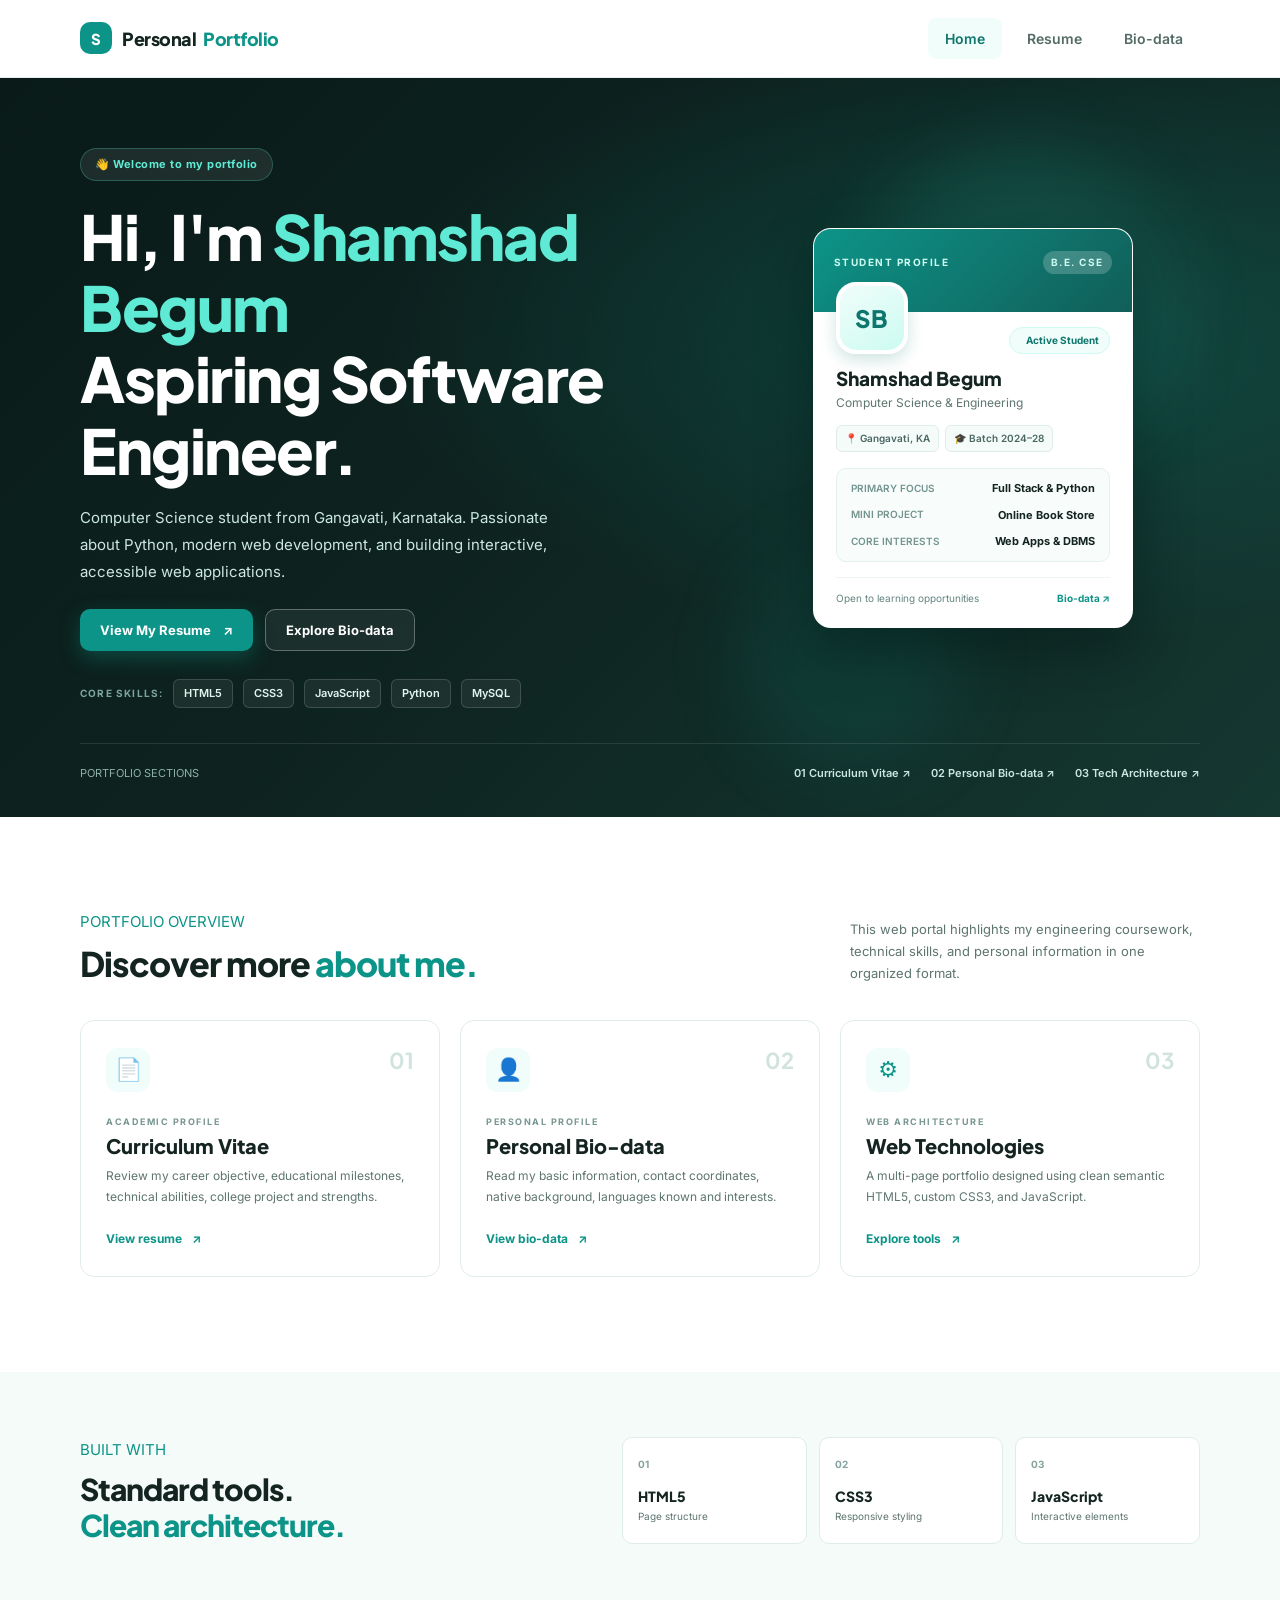
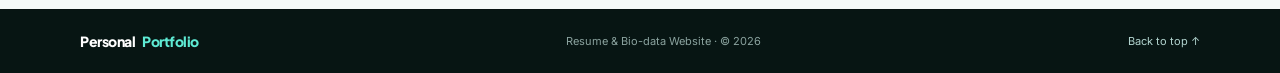
<file: index.html>
<!DOCTYPE html>
<html lang="en">
<head>
  <meta charset="UTF-8">
  <meta name="viewport" content="width=device-width, initial-scale=1.0">
  <meta name="description" content="Personal portfolio, resume and bio-data website of Shamshad Begum">
  <title>Shamshad Begum | Portfolio</title>
  <link rel="stylesheet" href="./style.css">
  <style>
@import url('https://fonts.googleapis.com/css2?family=Inter:wght@400;500;600;700&family=Plus+Jakarta+Sans:wght@500;600;700;800&display=swap');
:root{--ink:#142421;--muted:#5e7570;--blue:#0d9488;--blue-dark:#0f766e;--pale:#f0fdfa;--line:#e0ede9;--white:#fff;--mint:#5eead4}
*{box-sizing:border-box}
html{scroll-behavior:smooth}
body{margin:0;color:var(--ink);font-family:'Inter',system-ui,sans-serif;font-size:15px;line-height:1.7;background:#fff}
a{color:inherit;text-decoration:none}
.container{width:min(1120px,90%);margin:0 auto}
.header{height:78px;background:#fff;border-bottom:1px solid #e7f0ee;display:flex;align-items:center;position:sticky;top:0;z-index:20}
.nav-container{display:flex;align-items:center;justify-content:space-between}
.brand{font:800 18px 'Plus Jakarta Sans',sans-serif;letter-spacing:-.5px;display:flex;align-items:center;gap:7px}
.brand-mark{width:32px;height:32px;border-radius:10px;background:var(--blue);color:white;display:grid;place-items:center;font-size:15px;margin-right:3px}
.brand-accent{color:var(--blue)}
.nav-links{display:flex;align-items:center;gap:8px}
.nav-links a{padding:9px 17px;border-radius:8px;color:#536b66;font-weight:600;font-size:14px;transition:.2s}
.nav-links a:hover,.nav-links a.current{background:#f0fdfa;color:var(--blue-dark)}
.nav-toggle{display:none;border:0;background:none;font-size:25px;color:var(--ink);cursor:pointer}

/* Hero Section */
.hero{position:relative;overflow:hidden;background:#091a18;color:#fff;min-height:600px;padding:70px 0 35px}
.hero:before{content:"";position:absolute;inset:0;background:radial-gradient(ellipse at 80% 35%,rgba(13,148,136,.28),transparent 45%),linear-gradient(135deg,#091a18 0%,#0e2420 50%,#153831 100%)}
.hero-glow{position:absolute;border-radius:50%;filter:blur(35px);pointer-events:none}
.glow-one{width:320px;height:320px;background:rgba(45,212,191,.12);right:8%;top:70px}
.glow-two{width:220px;height:220px;background:rgba(13,148,136,.14);right:25%;bottom:50px}
.hero-layout{position:relative;z-index:1;display:grid;grid-template-columns:1.15fr .85fr;align-items:center;gap:50px;min-height:460px}
.hero-greeting{display:inline-flex;align-items:center;gap:8px;padding:6px 14px;background:rgba(255,255,255,.08);border:1px solid rgba(94,234,212,.25);border-radius:20px;color:#5eead4;font-size:11px;font-weight:700;letter-spacing:.5px;margin-bottom:20px}
.hero h1{font:800 clamp(40px,5.2vw,62px)/1.15 'Plus Jakarta Sans',sans-serif;letter-spacing:-1.5px;margin:0;color:#fff}
.hero h1 span{color:#5eead4}
.hero-description{max-width:480px;color:#cce7e2;font-size:15px;line-height:1.8;margin:18px 0 24px}
.hero-buttons{display:flex;gap:12px;flex-wrap:wrap;margin-bottom:28px}
.button{display:inline-flex;align-items:center;justify-content:center;gap:12px;border:0;border-radius:10px;padding:12px 20px;font:700 13px 'Inter',sans-serif;cursor:pointer;transition:.2s}
.button-primary{background:var(--blue);color:white;box-shadow:0 7px 20px rgba(13,148,136,.35)}
.button-primary:hover{background:#14b8a6;transform:translateY(-2px)}
.button-ghost{border:1px solid rgba(255,255,255,.3);color:#fff;background:rgba(255,255,255,.06)}
.button-ghost:hover{background:rgba(255,255,255,.14)}
.hero-tech-strip{display:flex;align-items:center;gap:10px;flex-wrap:wrap}
.hero-tech-label{font-size:10px;font-weight:700;letter-spacing:1.2px;color:#7da59e;text-transform:uppercase}
.tech-pill{padding:4px 10px;background:rgba(255,255,255,.06);border:1px solid rgba(255,255,255,.15);border-radius:6px;color:#e2f4f0;font-size:11px;font-weight:600}

/* Student Showcase Card (Centerpiece on Right) */
.hero-art{position:relative;display:flex;justify-content:center;align-items:center;min-height:420px}
.showcase-card{position:relative;z-index:2;width:320px;background:#ffffff;border-radius:18px;overflow:hidden;box-shadow:0 22px 55px rgba(3,20,18,.45);border:1px solid rgba(255,255,255,.9)}
.showcase-card-header{background:linear-gradient(135deg,#0d9488,#115e59);padding:22px 20px 38px;color:#fff;display:flex;justify-content:space-between;align-items:center}
.showcase-card-header span{font-size:10px;font-weight:700;letter-spacing:1.5px;color:#ccfbf1}
.header-badge{background:rgba(255,255,255,.2);padding:3px 8px;border-radius:12px;font-size:9px;font-weight:700}
.showcase-card-body{padding:0 22px 20px;margin-top:-30px;position:relative;z-index:3}
.showcase-avatar-row{display:flex;align-items:flex-end;justify-content:space-between;margin-bottom:12px}
.showcase-avatar{width:72px;height:72px;border-radius:20px;background:linear-gradient(145deg,#f0fdfa,#ccfbf1);border:4px solid #ffffff;display:grid;place-items:center;color:#0f766e;font:800 24px 'Plus Jakarta Sans',sans-serif;box-shadow:0 6px 16px rgba(15,118,110,.2)}
.student-status-chip{display:inline-flex;align-items:center;gap:6px;padding:4px 10px;background:#f0fdfa;border:1px solid #ccfbf1;border-radius:15px;color:#0f766e;font-size:10px;font-weight:700}
.showcase-card h3{margin:0;font:800 19px 'Plus Jakarta Sans',sans-serif;color:var(--ink)}
.showcase-card .student-role{display:block;font-size:12px;color:var(--muted);margin:3px 0 12px}
.showcase-meta-tags{display:flex;gap:6px;flex-wrap:wrap;margin-bottom:16px}
.meta-chip{font-size:10px;background:#f4fbf9;border:1px solid #dfede9;color:#4a6661;padding:4px 8px;border-radius:6px;font-weight:600}
.showcase-info-list{background:#f8fdfc;border:1px solid #e3f0ed;border-radius:10px;padding:10px 14px;display:flex;flex-direction:column;gap:8px;margin-bottom:15px}
.info-row{display:flex;justify-content:space-between;align-items:center;font-size:11px}
.info-row span{color:#73948e;font-weight:600;font-size:10px}
.info-row strong{color:var(--ink);font-weight:700}
.showcase-card-footer{border-top:1px solid #edf4f2;padding-top:12px;display:flex;align-items:center;justify-content:space-between;font-size:10px;color:#63857f}
.showcase-card-footer a{color:var(--blue);font-weight:700}

/* Hero Bottom Strip */
.hero-bottom-strip{position:relative;z-index:1;margin-top:35px;padding-top:20px;border-top:1px solid rgba(255,255,255,.1);display:flex;align-items:center;justify-content:space-between;color:#8dafa8;font-size:11px}
.hero-nav-items{display:flex;gap:20px}
.hero-nav-items a{color:#cce7e2;font-weight:600;transition:.2s}
.hero-nav-items a:hover{color:#5eead4}

/* Sections & Cards */
.section{padding-top:92px;padding-bottom:95px}
.section-heading{display:flex;justify-content:space-between;align-items:end;margin-bottom:35px}
.section-heading .eyebrow,.technology-section .eyebrow{margin:0 0 9px;color:var(--blue)}
.section-heading h2,.technology-section h2{font:800 34px/1.2 'Plus Jakarta Sans',sans-serif;letter-spacing:-1px;margin:0}
.section-heading h2 span,.technology-section h2 span{color:var(--blue)}
.section-intro{max-width:350px;color:var(--muted);margin:0;font-size:13px}
.cards-grid{display:grid;grid-template-columns:repeat(3,1fr);gap:20px}
.info-card{position:relative;overflow:hidden;border:1px solid var(--line);border-radius:14px;padding:27px 25px 25px;min-height:255px;background:#fff;transition:.25s}
.info-card:hover{transform:translateY(-5px);box-shadow:0 17px 38px rgba(13,148,136,.12);border-color:#99f6e4}
.card-icon{width:44px;height:44px;border-radius:12px;background:#f0fdfa;color:var(--blue);display:grid;place-items:center;font-size:22px}
.card-number{position:absolute;right:25px;top:25px;color:#d1e3df;font:700 22px 'Plus Jakarta Sans',sans-serif}
.card-label{font-size:9px;letter-spacing:1.5px;color:#789691;font-weight:700;margin:22px 0 4px}
.info-card h3{font:800 20px 'Plus Jakarta Sans',sans-serif;margin:0 0 7px}
.info-card>p:not(.card-label){color:var(--muted);font-size:12px;line-height:1.8;margin:0 0 17px}
.arrow-link{font-size:12px;color:var(--blue);font-weight:700}
.arrow-link span{margin-left:7px}
.technology-section{background:#f4fbf9;padding:65px 0}
.tech-layout{display:grid;grid-template-columns:1fr 1.2fr;gap:60px;align-items:center}
.technology-section h2{font-size:30px}
.tech-list{display:grid;grid-template-columns:repeat(3,1fr);gap:12px}
.tech-list>div{background:#fff;border:1px solid #dfede9;border-radius:10px;padding:18px 15px}
.tech-list b,.tech-list span,.tech-list small{display:block}
.tech-list b{font-size:10px;color:#85a39e;margin-bottom:14px}
.tech-list span{font:800 14px 'Plus Jakarta Sans',sans-serif}
.tech-list small{font-size:10px;color:var(--muted);margin-top:3px}
.footer{background:#071513;color:#8ba39f;padding:23px 0}
.footer-inner{display:flex;align-items:center;justify-content:space-between;gap:15px}
.footer-brand{color:#fff;font-size:14px}.footer-brand .brand-accent{color:#5eead4}.footer-brand .brand-mark{display:none}
.footer p{font-size:11px;margin:0}
.back-top{font-size:11px;color:#b2d4cf}
.page-banner{background:linear-gradient(115deg,#091a18,#14352f);padding:65px 0 60px;color:#fff}
.page-banner .eyebrow{margin:0 0 12px}
.page-banner h1{font:800 clamp(40px,5vw,56px)/1.1 'Plus Jakarta Sans',sans-serif;letter-spacing:-1.5px;margin:0}
.page-banner h1 span{color:#99f6e4}
.page-banner>div>p:not(.eyebrow){color:#cce7e2;margin:10px 0 20px}
.print-button{padding:10px 16px;font-size:12px}
.document-wrap{padding-top:55px;padding-bottom:80px}
.resume-document{max-width:950px;margin:auto;border:1px solid var(--line);border-radius:14px;box-shadow:0 15px 50px rgba(13,148,136,.06);padding:45px 50px;background:#fff}
.resume-heading{display:flex;align-items:center;justify-content:space-between;border-bottom:2px solid var(--ink);padding-bottom:22px}
.resume-heading .eyebrow{margin:0 0 5px;color:var(--blue)}
.resume-heading h2{font:800 32px 'Plus Jakarta Sans',sans-serif;margin:0;letter-spacing:-1px}
.resume-role{color:var(--muted);margin:3px 0 0;font-size:13px}
.resume-monogram{width:68px;height:68px;border-radius:18px;background:#f0fdfa;color:var(--blue);display:grid;place-items:center;font:800 22px 'Plus Jakarta Sans',sans-serif}
.contact-strip{display:flex;gap:20px;flex-wrap:wrap;padding:13px 0;border-bottom:1px solid var(--line);font-size:11px;color:#55706b}
.resume-columns{display:grid;grid-template-columns:1.65fr .8fr;gap:35px;padding-top:14px}
.doc-section{padding:16px 0;border-bottom:1px solid var(--line)}
.doc-section h3{font:800 14px 'Plus Jakarta Sans',sans-serif;margin:0 0 12px;display:flex;align-items:center;gap:10px}
.doc-section h3 span{font-size:10px;color:var(--blue);background:#f0fdfa;padding:5px 7px;border-radius:5px}
.doc-section p{font-size:12px;color:#546e69;margin:5px 0;line-height:1.8}
.doc-section h4{font:700 12px 'Plus Jakarta Sans',sans-serif;margin:0}
.timeline-item{position:relative;padding:0 0 16px 20px;border-left:1px solid #d2e4e0;margin-left:5px}
.timeline-item:last-child{padding-bottom:0}
.timeline-dot{position:absolute;left:-5px;top:4px;width:9px;height:9px;background:var(--blue);border:2px solid white;border-radius:50%;box-shadow:0 0 0 1px var(--blue)}
.timeline-item h4{font-size:12px}
.timeline-item .institution{margin:1px 0;color:#55706b}
.timeline-item .date-line{font-size:10px;color:#7c9994;margin:0}
.timeline-item .date-line b{color:var(--blue);padding:0 4px}
.strength-list{display:flex;gap:7px;flex-wrap:wrap}
.strength-list span,.interest-tags span{font-size:10px;background:#f0fdfa;color:#0f766e;border-radius:5px;padding:6px 9px}
.resume-side{background:#f6fbf9;border-radius:10px;padding:20px 18px;height:max-content}
.side-section{padding-bottom:20px;margin-bottom:18px;border-bottom:1px solid #e0ede9}
.side-section:last-child{border:0;margin:0;padding:0}
.side-section h3,.bio-block h3{font:800 13px 'Plus Jakarta Sans',sans-serif;margin:0 0 15px}
.skill-name{font-size:10px;font-weight:600;margin:12px 0 5px}
.skill-track{height:5px;border-radius:5px;background:#deebe7;overflow:hidden}
.skill-track i{height:100%;display:block;background:var(--blue);border-radius:5px}
.skill-note{display:block;font-size:9px;color:#7c9994;margin-top:12px}
.side-section ul{padding-left:16px;margin:0;color:#55706b;font-size:11px;line-height:2}
.side-section>p:not(.skill-name){font-size:11px;color:#55706b}
.resume-declaration{display:flex;justify-content:space-between;gap:20px;align-items:end;border-top:1px solid var(--line);padding-top:20px;margin-top:20px}
.resume-declaration h3{font:800 13px 'Plus Jakarta Sans',sans-serif;margin:0 0 5px}
.resume-declaration p{font-size:11px;color:#55706b;margin:0}
.sign-name{font:700 13px 'Plus Jakarta Sans',sans-serif;text-align:center;min-width:115px}
.sign-name small{display:block;font:400 9px 'Inter',sans-serif;color:#7c9994}
.bio-layout{display:grid;grid-template-columns:285px 1fr;gap:35px;padding-top:55px;padding-bottom:80px;align-items:start}
.bio-sidebar{background:#0d211e;color:#fff;border-radius:16px;padding:30px 25px;box-shadow:0 15px 35px rgba(5,25,22,.22)}
.bio-avatar{width:100px;height:100px;border-radius:26px;margin:0 auto 15px;display:grid;place-items:center;background:linear-gradient(145deg,#ccfbf1,#99f6e4);border:4px solid rgba(255,255,255,.2);color:#0f766e;font:800 26px 'Plus Jakarta Sans',sans-serif}
.bio-sidebar h2{text-align:center;font:800 20px 'Plus Jakarta Sans',sans-serif;margin:0}
.bio-role{text-align:center;color:#96b5af;font-size:11px;margin:3px 0 22px}
.bio-side-line{height:1px;background:rgba(255,255,255,.12);margin:20px 0}
.side-caption{font-size:9px;letter-spacing:1.5px;color:#5eead4;font-weight:700;margin:0 0 14px}
.contact-item{font-size:11px;color:#cce7e2;margin:12px 0;overflow-wrap:anywhere}
.contact-item b{display:block;font-size:8px;letter-spacing:1.3px;color:#789e97;margin-bottom:3px}
.interest-tags{display:flex;gap:6px;flex-wrap:wrap}
.interest-tags span{background:rgba(255,255,255,.08);color:#ccfbf1;border:1px solid rgba(255,255,255,.15)}
.bio-details{border:1px solid var(--line);border-radius:16px;padding:30px 35px}
.bio-block{padding:0 0 25px;margin-bottom:25px;border-bottom:1px solid var(--line)}
.bio-block:last-child{border:0;margin:0;padding:0}
.bio-block .eyebrow{margin:0 0 7px;color:var(--blue)}
.bio-block>h2{font:800 25px 'Plus Jakarta Sans',sans-serif;margin:0 0 10px}
.bio-block>h2 span{color:var(--blue)}
.bio-intro,.bio-block>p:not(.eyebrow){font-size:12px;color:#55706b;line-height:1.9;margin:0}
.bio-grid{display:grid;grid-template-columns:1fr 1fr;gap:0 25px}
.bio-field{padding:13px 0;border-bottom:1px solid #e7f0ee;display:flex;flex-direction:column;gap:4px}
.bio-field small{font-size:8px;letter-spacing:1.2px;color:#7c9c96;font-weight:700}
.bio-field strong{font-size:12px;font-weight:600;overflow-wrap:anywhere}
.bio-field.wide{grid-column:1/-1}
.education-highlight{display:flex;align-items:center;gap:13px;background:#f0fdfa;border-radius:10px;padding:14px}
.education-icon{width:37px;height:37px;border-radius:10px;background:#ccfbf1;color:var(--blue);display:grid;place-items:center;font-size:18px}
.education-highlight strong{font:700 12px 'Plus Jakarta Sans',sans-serif}
.education-highlight p,.education-note{font-size:10px;color:#678680;margin:3px 0 0}
.education-note{margin-top:10px;font-size:11px}
.bio-signature{display:flex;justify-content:space-between;align-items:end;margin-top:20px;font-size:10px;color:#678680}
.bio-signature strong{text-align:center;color:var(--ink);font:700 12px 'Plus Jakarta Sans',sans-serif}
.bio-signature small{display:block;color:#7c9c96;font:400 9px 'Inter',sans-serif}
@media(max-width:800px){
 .hero-layout{grid-template-columns:1fr;gap:35px}.hero{padding-top:55px}.hero-art{min-height:auto}
 .section-heading{display:block}.section-intro{margin-top:12px}.cards-grid{grid-template-columns:1fr 1fr}
 .tech-layout{grid-template-columns:1fr;gap:25px}.bio-layout{grid-template-columns:1fr}.bio-sidebar{max-width:none}
}
@media(max-width:600px){
 .header{height:68px}.nav-toggle{display:block}.nav-links{display:none;position:absolute;top:68px;left:0;right:0;background:white;padding:12px 5%;border-bottom:1px solid var(--line);box-shadow:0 10px 20px rgba(5,25,22,.08);flex-direction:column;align-items:stretch}
 .nav-links.open{display:flex}.nav-links a{padding:12px}
 .hero{padding-top:45px;min-height:auto}.hero h1{font-size:38px;letter-spacing:-1px}.showcase-card{width:100%;max-width:320px}
 .hero-bottom-strip{flex-direction:column;align-items:flex-start;gap:12px}
 .section{padding-top:65px;padding-bottom:65px}.section-heading h2,.technology-section h2{font-size:28px}
 .cards-grid{grid-template-columns:1fr}.tech-list{grid-template-columns:1fr}.tech-list>div{display:grid;grid-template-columns:35px 1fr;align-items:center}.tech-list b{grid-row:span 2;margin:0}.tech-list small{margin:0}
 .footer-inner{flex-direction:column;align-items:flex-start}.page-banner{padding:48px 0}.document-wrap{padding-top:30px}.resume-document{padding:25px 18px}.resume-columns{grid-template-columns:1fr;gap:15px}.contact-strip{gap:8px 15px}.resume-declaration{align-items:start;flex-direction:column}.bio-layout{padding-top:30px}.bio-details{padding:23px 18px}.bio-grid{grid-template-columns:1fr}.bio-field.wide{grid-column:auto}
}
@media print{
 .header,.footer,.print-button,.nav-toggle{display:none!important}
 body{background:white;color:#111}.page-banner{background:white;color:#111;padding:0 0 20px}.page-banner h1{color:#111;font-size:28px}.page-banner h1 span{color:#333}.page-banner>div>p:not(.eyebrow){color:#555}
 .document-wrap,.bio-layout{padding:0;width:100%}.resume-document,.bio-details{box-shadow:none;border:0;padding:0}.resume-side,.bio-sidebar{print-color-adjust:exact;-webkit-print-color-adjust:exact}
 .bio-layout{grid-template-columns:230px 1fr;gap:18px}.bio-sidebar{print-color-adjust:exact;-webkit-print-color-adjust:exact}
}
  </style>
</head>
<body>
<header class="header">
  <div class="container nav-container">
    <a class="brand" href="index.html"><span class="brand-mark">S</span> Personal<span class="brand-accent">Portfolio</span></a>
    <button class="nav-toggle" id="navToggle" aria-label="Open navigation" aria-expanded="false">☰</button>
    <nav class="nav-links" id="navLinks">
      <a class="current" href="index.html">Home</a>
      <a href="resume.html">Resume</a>
      <a href="biodata.html">Bio-data</a>
    </nav>
  </div>
</header>

<main>
  <section class="hero">
    <div class="hero-glow glow-one"></div><div class="hero-glow glow-two"></div>
    <div class="container hero-layout">
      <div class="hero-copy">
        <div class="hero-greeting">👋 Welcome to my portfolio</div>
        <h1>Hi, I'm <span>Shamshad Begum</span><br>Aspiring Software<br>Engineer.</h1>
        <p class="hero-description">Computer Science student from Gangavati, Karnataka. Passionate about Python, modern web development, and building interactive, accessible web applications.</p>
        <div class="hero-buttons">
          <a class="button button-primary" href="resume.html">View My Resume <span>↗</span></a>
          <a class="button button-ghost" href="biodata.html">Explore Bio-data</a>
        </div>
        <div class="hero-tech-strip">
          <span class="hero-tech-label">Core Skills:</span>
          <span class="tech-pill">HTML5</span>
          <span class="tech-pill">CSS3</span>
          <span class="tech-pill">JavaScript</span>
          <span class="tech-pill">Python</span>
          <span class="tech-pill">MySQL</span>
        </div>
      </div>
      <div class="hero-art">
        <div class="showcase-card">
          <div class="showcase-card-header">
            <span>STUDENT PROFILE</span>
            <span class="header-badge">B.E. CSE</span>
          </div>
          <div class="showcase-card-body">
            <div class="showcase-avatar-row">
              <div class="showcase-avatar">SB</div>
              <div class="student-status-chip"><span class="status-dot"></span> Active Student</div>
            </div>
            <h3>Shamshad Begum</h3>
            <span class="student-role">Computer Science &amp; Engineering</span>
            <div class="showcase-meta-tags">
              <span class="meta-chip">📍 Gangavati, KA</span>
              <span class="meta-chip">🎓 Batch 2024–28</span>
            </div>
            <div class="showcase-info-list">
              <div class="info-row"><span>PRIMARY FOCUS</span><strong>Full Stack &amp; Python</strong></div>
              <div class="info-row"><span>MINI PROJECT</span><strong>Online Book Store</strong></div>
              <div class="info-row"><span>CORE INTERESTS</span><strong>Web Apps &amp; DBMS</strong></div>
            </div>
            <div class="showcase-card-footer">
              <span>Open to learning opportunities</span>
              <a href="biodata.html">Bio-data ↗</a>
            </div>
          </div>
        </div>
      </div>
    </div>
    <div class="container hero-bottom-strip">
      <span>PORTFOLIO SECTIONS</span>
      <div class="hero-nav-items">
        <a href="resume.html">01 Curriculum Vitae ↗</a>
        <a href="biodata.html">02 Personal Bio-data ↗</a>
        <a href="#technologies">03 Tech Architecture ↗</a>
      </div>
    </div>
  </section>

  <section class="section container">
    <div class="section-heading">
      <div><p class="eyebrow">PORTFOLIO OVERVIEW</p><h2>Discover more <span>about me.</span></h2></div>
      <p class="section-intro">This web portal highlights my engineering coursework, technical skills, and personal information in one organized format.</p>
    </div>
    <div class="cards-grid">
      <article class="info-card resume-card">
        <div class="card-icon">📄</div><span class="card-number">01</span>
        <p class="card-label">ACADEMIC PROFILE</p><h3>Curriculum Vitae</h3>
        <p>Review my career objective, educational milestones, technical abilities, college project and strengths.</p>
        <a class="arrow-link" href="resume.html">View resume <span>↗</span></a>
      </article>
      <article class="info-card bio-card">
        <div class="card-icon">👤</div><span class="card-number">02</span>
        <p class="card-label">PERSONAL PROFILE</p><h3>Personal Bio-data</h3>
        <p>Read my basic information, contact coordinates, native background, languages known and interests.</p>
        <a class="arrow-link" href="biodata.html">View bio-data <span>↗</span></a>
      </article>
      <article class="info-card tech-card">
        <div class="card-icon">⚙</div><span class="card-number">03</span>
        <p class="card-label">WEB ARCHITECTURE</p><h3>Web Technologies</h3>
        <p>A multi-page portfolio designed using clean semantic HTML5, custom CSS3, and JavaScript.</p>
        <a class="arrow-link" href="#technologies">Explore tools <span>↗</span></a>
      </article>
    </div>
  </section>

  <section class="technology-section" id="technologies">
    <div class="container tech-layout">
      <div><p class="eyebrow">BUILT WITH</p><h2>Standard tools.<br><span>Clean architecture.</span></h2></div>
      <div class="tech-list"><div><b>01</b><span>HTML5</span><small>Page structure</small></div><div><b>02</b><span>CSS3</span><small>Responsive styling</small></div><div><b>03</b><span>JavaScript</span><small>Interactive elements</small></div></div>
    </div>
  </section>
</main>

<footer class="footer"><div class="container footer-inner"><a class="brand footer-brand" href="index.html">Personal<span class="brand-accent">Portfolio</span></a><p>Resume &amp; Bio-data Website · © <span id="year"></span></p><a href="#top" class="back-top">Back to top ↑</a></div></footer>
<script src="./script.js"></script>
</body>
</html>
</file>
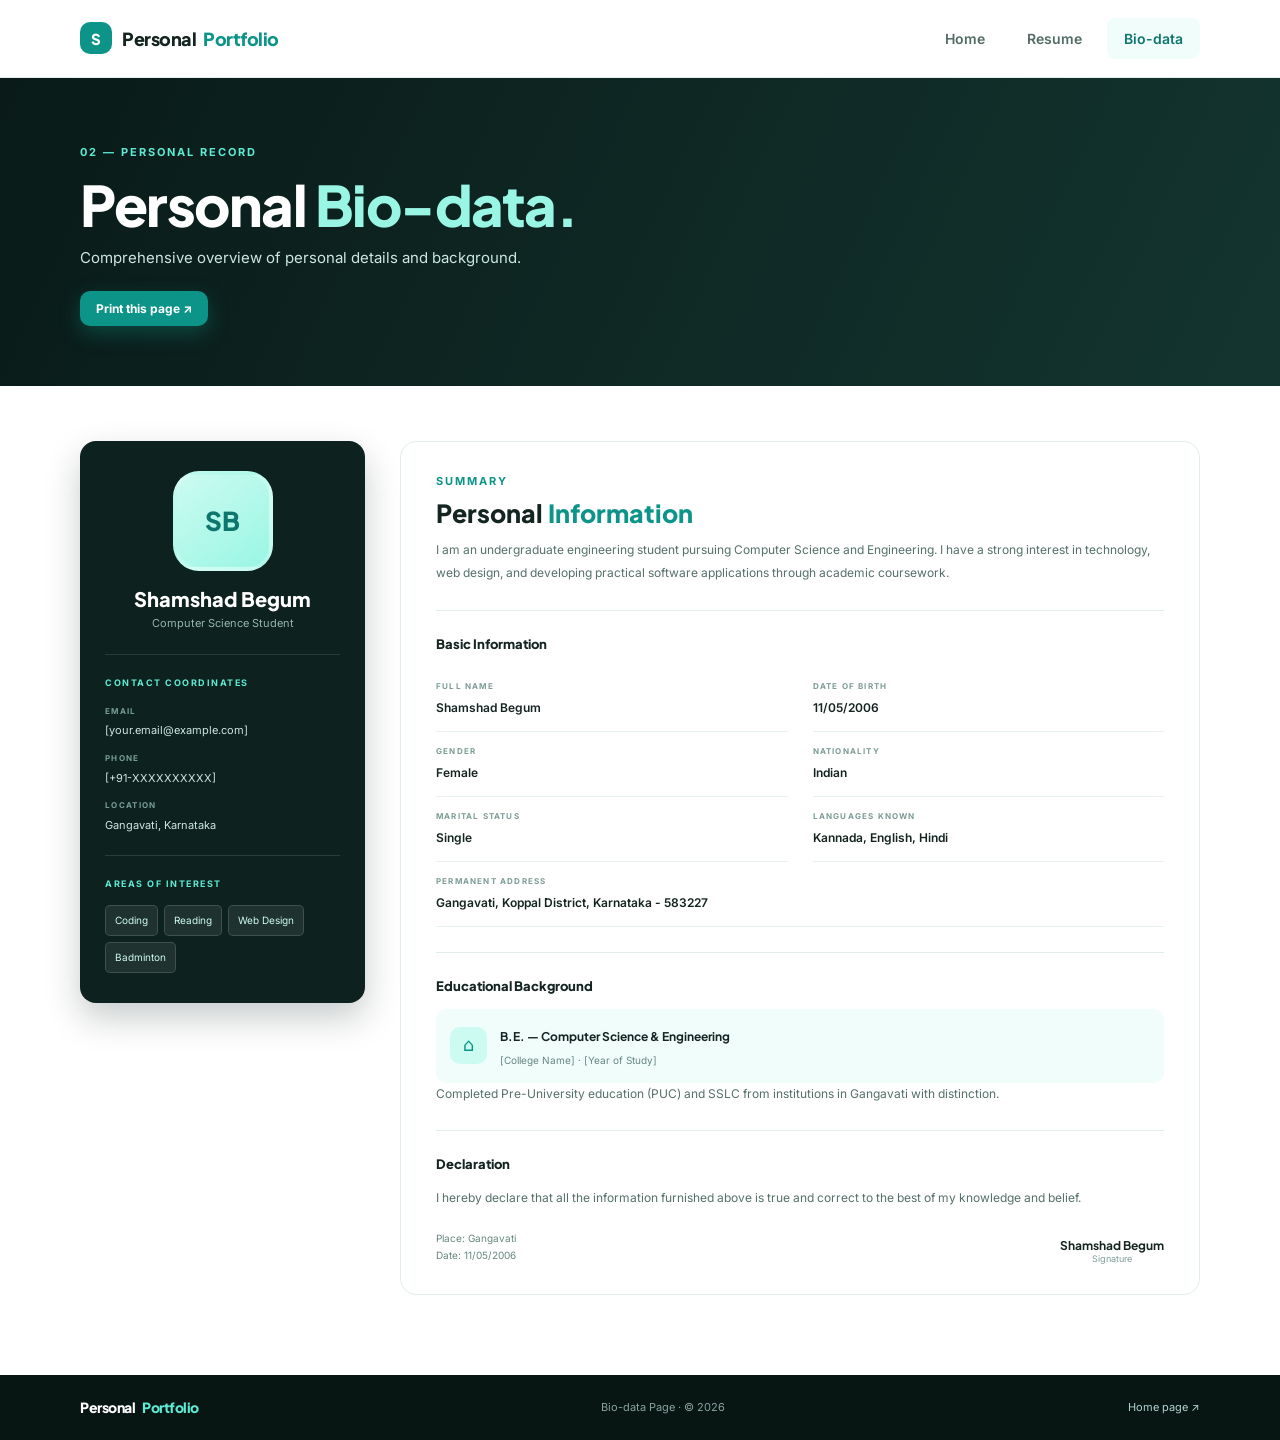
<file: biodata.html>
<!DOCTYPE html>
<html lang="en">
<head>
  <meta charset="UTF-8">
  <meta name="viewport" content="width=device-width, initial-scale=1.0">
  <title>Shamshad Begum | Bio-data</title>
  <link rel="stylesheet" href="./style.css">
  <style>
@import url('https://fonts.googleapis.com/css2?family=Inter:wght@400;500;600;700&family=Plus+Jakarta+Sans:wght@500;600;700;800&display=swap');
:root{--ink:#142421;--muted:#5e7570;--blue:#0d9488;--blue-dark:#0f766e;--pale:#f0fdfa;--line:#e0ede9;--white:#fff;--mint:#5eead4}
*{box-sizing:border-box}
html{scroll-behavior:smooth}
body{margin:0;color:var(--ink);font-family:'Inter',system-ui,sans-serif;font-size:15px;line-height:1.7;background:#fff}
a{color:inherit;text-decoration:none}
.container{width:min(1120px,90%);margin:0 auto}
.header{height:78px;background:#fff;border-bottom:1px solid #e7f0ee;display:flex;align-items:center;position:sticky;top:0;z-index:20}
.nav-container{display:flex;align-items:center;justify-content:space-between}
.brand{font:800 18px 'Plus Jakarta Sans',sans-serif;letter-spacing:-.5px;display:flex;align-items:center;gap:7px}
.brand-mark{width:32px;height:32px;border-radius:10px;background:var(--blue);color:white;display:grid;place-items:center;font-size:15px;margin-right:3px}
.brand-accent{color:var(--blue)}
.nav-links{display:flex;align-items:center;gap:8px}
.nav-links a{padding:9px 17px;border-radius:8px;color:#536b66;font-weight:600;font-size:14px;transition:.2s}
.nav-links a:hover,.nav-links a.current{background:#f0fdfa;color:var(--blue-dark)}
.nav-toggle{display:none;border:0;background:none;font-size:25px;color:var(--ink);cursor:pointer}
.hero{position:relative;overflow:hidden;background:#091a18;color:#fff;min-height:620px;padding:76px 0 35px}
.hero:before{content:"";position:absolute;inset:0;background:radial-gradient(ellipse at 75% 40%,rgba(13,148,136,.30),transparent 38%),linear-gradient(120deg,#091a18,#102925 65%,#183e38)}
.hero-glow{position:absolute;border-radius:50%;filter:blur(2px);pointer-events:none}
.glow-one{width:380px;height:380px;border:1px solid rgba(94,234,212,.28);right:4%;top:55px}
.glow-two{width:260px;height:260px;border:1px solid rgba(94,234,212,.18);right:9%;top:115px}
.hero-layout{position:relative;z-index:1;display:grid;grid-template-columns:1.15fr .85fr;align-items:center;gap:50px;min-height:470px}
.pill{display:inline-flex;align-items:center;gap:9px;padding:7px 14px;border:1px solid rgba(255,255,255,.2);border-radius:30px;color:#ccfbf1;font-size:10px;font-weight:700;letter-spacing:1.3px}
.status-dot{width:7px;height:7px;border-radius:50%;background:#2dd4bf;display:inline-block;box-shadow:0 0 0 4px rgba(45,212,191,.25)}
.hero-kicker,.eyebrow{font-size:11px;font-weight:700;letter-spacing:2px;color:#5eead4;margin:26px 0 12px}
.hero h1{font:800 clamp(42px,5.3vw,66px)/1.14 'Plus Jakarta Sans',sans-serif;letter-spacing:-2px;margin:0;color:#fff}
.hero h1 span{color:#99f6e4}
.hero-description{max-width:490px;color:#cce7e2;font-size:15px;line-height:1.85;margin:20px 0 25px}
.hero-buttons{display:flex;gap:12px;flex-wrap:wrap}
.button{display:inline-flex;align-items:center;justify-content:center;gap:15px;border:0;border-radius:10px;padding:12px 20px;font:700 13px 'Inter',sans-serif;cursor:pointer;transition:.2s}
.button-primary{background:var(--blue);color:white;box-shadow:0 7px 20px rgba(13,148,136,.35)}
.button-primary:hover{background:#14b8a6;transform:translateY(-2px)}
.button-ghost{border:1px solid rgba(255,255,255,.3);color:#fff;background:rgba(255,255,255,.05)}
.button-ghost:hover{background:rgba(255,255,255,.14)}
.hero-note{display:flex;align-items:center;gap:12px;color:#85a8a1;font-size:12px;margin-top:45px}
.note-line{height:1px;width:35px;background:#447e74}
.hero-art{position:relative;min-height:420px;display:grid;place-items:center}
.profile-panel{position:relative;z-index:2;width:280px;padding:26px 25px 22px;background:linear-gradient(145deg,#ffffff,#f0fdfa);border:1px solid rgba(255,255,255,.8);border-radius:16px;color:var(--ink);box-shadow:0 25px 65px rgba(5,25,22,.45);transform:none}
.profile-top{display:flex;justify-content:space-between;color:#728f89;font-size:9px;font-weight:800;letter-spacing:1.5px}
.three-dots{letter-spacing:3px}
.profile-avatar{width:92px;height:92px;border-radius:24px;margin:25px auto 12px;display:grid;place-items:center;background:linear-gradient(145deg,#ccfbf1,#99f6e4);border:4px solid white;box-shadow:0 8px 20px rgba(13,148,136,.22);color:#0f766e;font:800 25px 'Plus Jakarta Sans',sans-serif}
.profile-panel h2{text-align:center;margin:0;font:800 20px 'Plus Jakarta Sans',sans-serif}
.profile-panel>p{text-align:center;color:#6f8883;margin:3px 0 18px;font-size:12px}
.profile-divider{height:1px;background:#e1edea;margin-bottom:13px}
.profile-stat{display:flex;justify-content:space-between;gap:10px;margin:10px 0;font-size:11px}
.profile-stat span{color:#809c96;font-size:9px;letter-spacing:1px;font-weight:700}
.profile-stat strong{font-weight:700}
.profile-footer{border-top:1px solid #e1edea;padding-top:14px;margin-top:15px;font-size:10px;color:#6b8580;display:flex;align-items:center;gap:8px}
.float-card{position:absolute;z-index:3;display:flex;align-items:center;gap:10px;padding:12px 15px;border:1px solid rgba(255,255,255,.6);border-radius:12px;background:#fffffffa;color:var(--ink);box-shadow:0 12px 35px rgba(5,25,22,.35)}
.float-card strong,.float-card small{display:block}
.float-card strong{font:700 12px 'Plus Jakarta Sans',sans-serif}
.float-card small{font-size:10px;color:#708b86}
.code-symbol{font-weight:800;color:var(--blue);font-size:21px}
.float-code{left:-12px;top:90px}.float-star{right:-15px;bottom:72px}.float-star>span{font-size:24px;color:#d97706}
.art-orbit{position:absolute;border:1px solid rgba(94,234,212,.25);border-radius:50%}
.orbit-a{width:370px;height:370px}.orbit-b{width:440px;height:440px}
.hero-bottom{position:relative;z-index:1;display:flex;align-items:center;gap:13px;color:#789c95;font-size:9px;letter-spacing:1.5px;margin-top:30px}
.hero-bottom-line{height:1px;background:#456e66;width:55px}
.section{padding-top:92px;padding-bottom:95px}
.section-heading{display:flex;justify-content:space-between;align-items:end;margin-bottom:35px}
.section-heading .eyebrow,.technology-section .eyebrow{margin:0 0 9px;color:var(--blue)}
.section-heading h2,.technology-section h2{font:800 34px/1.2 'Plus Jakarta Sans',sans-serif;letter-spacing:-1px;margin:0}
.section-heading h2 span,.technology-section h2 span{color:var(--blue)}
.section-intro{max-width:350px;color:var(--muted);margin:0;font-size:13px}
.cards-grid{display:grid;grid-template-columns:repeat(3,1fr);gap:20px}
.info-card{position:relative;overflow:hidden;border:1px solid var(--line);border-radius:14px;padding:27px 25px 25px;min-height:255px;background:#fff;transition:.25s}
.info-card:hover{transform:translateY(-5px);box-shadow:0 17px 38px rgba(13,148,136,.12);border-color:#99f6e4}
.card-icon{width:44px;height:44px;border-radius:12px;background:#f0fdfa;color:var(--blue);display:grid;place-items:center;font-size:22px}
.card-number{position:absolute;right:25px;top:25px;color:#d1e3df;font:700 22px 'Plus Jakarta Sans',sans-serif}
.card-label{font-size:9px;letter-spacing:1.5px;color:#789691;font-weight:700;margin:22px 0 4px}
.info-card h3{font:800 20px 'Plus Jakarta Sans',sans-serif;margin:0 0 7px}
.info-card>p:not(.card-label){color:var(--muted);font-size:12px;line-height:1.8;margin:0 0 17px}
.arrow-link{font-size:12px;color:var(--blue);font-weight:700}
.arrow-link span{margin-left:7px}
.technology-section{background:#f4fbf9;padding:65px 0}
.tech-layout{display:grid;grid-template-columns:1fr 1.2fr;gap:60px;align-items:center}
.technology-section h2{font-size:30px}
.tech-list{display:grid;grid-template-columns:repeat(3,1fr);gap:12px}
.tech-list>div{background:#fff;border:1px solid #dfede9;border-radius:10px;padding:18px 15px}
.tech-list b,.tech-list span,.tech-list small{display:block}
.tech-list b{font-size:10px;color:#85a39e;margin-bottom:14px}
.tech-list span{font:800 14px 'Plus Jakarta Sans',sans-serif}
.tech-list small{font-size:10px;color:var(--muted);margin-top:3px}
.footer{background:#071513;color:#8ba39f;padding:23px 0}
.footer-inner{display:flex;align-items:center;justify-content:space-between;gap:15px}
.footer-brand{color:#fff;font-size:14px}.footer-brand .brand-accent{color:#5eead4}.footer-brand .brand-mark{display:none}
.footer p{font-size:11px;margin:0}
.back-top{font-size:11px;color:#b2d4cf}
.page-banner{background:linear-gradient(115deg,#091a18,#14352f);padding:65px 0 60px;color:#fff}
.page-banner .eyebrow{margin:0 0 12px}
.page-banner h1{font:800 clamp(40px,5vw,56px)/1.1 'Plus Jakarta Sans',sans-serif;letter-spacing:-1.5px;margin:0}
.page-banner h1 span{color:#99f6e4}
.page-banner>div>p:not(.eyebrow){color:#cce7e2;margin:10px 0 20px}
.print-button{padding:10px 16px;font-size:12px}
.document-wrap{padding-top:55px;padding-bottom:80px}
.resume-document{max-width:950px;margin:auto;border:1px solid var(--line);border-radius:14px;box-shadow:0 15px 50px rgba(13,148,136,.06);padding:45px 50px;background:#fff}
.resume-heading{display:flex;align-items:center;justify-content:space-between;border-bottom:2px solid var(--ink);padding-bottom:22px}
.resume-heading .eyebrow{margin:0 0 5px;color:var(--blue)}
.resume-heading h2{font:800 32px 'Plus Jakarta Sans',sans-serif;margin:0;letter-spacing:-1px}
.resume-role{color:var(--muted);margin:3px 0 0;font-size:13px}
.resume-monogram{width:68px;height:68px;border-radius:18px;background:#f0fdfa;color:var(--blue);display:grid;place-items:center;font:800 22px 'Plus Jakarta Sans',sans-serif}
.contact-strip{display:flex;gap:20px;flex-wrap:wrap;padding:13px 0;border-bottom:1px solid var(--line);font-size:11px;color:#55706b}
.resume-columns{display:grid;grid-template-columns:1.65fr .8fr;gap:35px;padding-top:14px}
.doc-section{padding:16px 0;border-bottom:1px solid var(--line)}
.doc-section h3{font:800 14px 'Plus Jakarta Sans',sans-serif;margin:0 0 12px;display:flex;align-items:center;gap:10px}
.doc-section h3 span{font-size:10px;color:var(--blue);background:#f0fdfa;padding:5px 7px;border-radius:5px}
.doc-section p{font-size:12px;color:#546e69;margin:5px 0;line-height:1.8}
.doc-section h4{font:700 12px 'Plus Jakarta Sans',sans-serif;margin:0}
.timeline-item{position:relative;padding:0 0 16px 20px;border-left:1px solid #d2e4e0;margin-left:5px}
.timeline-item:last-child{padding-bottom:0}
.timeline-dot{position:absolute;left:-5px;top:4px;width:9px;height:9px;background:var(--blue);border:2px solid white;border-radius:50%;box-shadow:0 0 0 1px var(--blue)}
.timeline-item h4{font-size:12px}
.timeline-item .institution{margin:1px 0;color:#55706b}
.timeline-item .date-line{font-size:10px;color:#7c9994;margin:0}
.timeline-item .date-line b{color:var(--blue);padding:0 4px}
.strength-list{display:flex;gap:7px;flex-wrap:wrap}
.strength-list span,.interest-tags span{font-size:10px;background:#f0fdfa;color:#0f766e;border-radius:5px;padding:6px 9px}
.resume-side{background:#f6fbf9;border-radius:10px;padding:20px 18px;height:max-content}
.side-section{padding-bottom:20px;margin-bottom:18px;border-bottom:1px solid #e0ede9}
.side-section:last-child{border:0;margin:0;padding:0}
.side-section h3,.bio-block h3{font:800 13px 'Plus Jakarta Sans',sans-serif;margin:0 0 15px}
.skill-name{font-size:10px;font-weight:600;margin:12px 0 5px}
.skill-track{height:5px;border-radius:5px;background:#deebe7;overflow:hidden}
.skill-track i{height:100%;display:block;background:var(--blue);border-radius:5px}
.skill-note{display:block;font-size:9px;color:#7c9994;margin-top:12px}
.side-section ul{padding-left:16px;margin:0;color:#55706b;font-size:11px;line-height:2}
.side-section>p:not(.skill-name){font-size:11px;color:#55706b}
.resume-declaration{display:flex;justify-content:space-between;gap:20px;align-items:end;border-top:1px solid var(--line);padding-top:20px;margin-top:20px}
.resume-declaration h3{font:800 13px 'Plus Jakarta Sans',sans-serif;margin:0 0 5px}
.resume-declaration p{font-size:11px;color:#55706b;margin:0}
.sign-name{font:700 13px 'Plus Jakarta Sans',sans-serif;text-align:center;min-width:115px}
.sign-name small{display:block;font:400 9px 'Inter',sans-serif;color:#7c9994}
.bio-layout{display:grid;grid-template-columns:285px 1fr;gap:35px;padding-top:55px;padding-bottom:80px;align-items:start}
.bio-sidebar{background:#0d211e;color:#fff;border-radius:16px;padding:30px 25px;box-shadow:0 15px 35px rgba(5,25,22,.22)}
.bio-avatar{width:100px;height:100px;border-radius:26px;margin:0 auto 15px;display:grid;place-items:center;background:linear-gradient(145deg,#ccfbf1,#99f6e4);border:4px solid rgba(255,255,255,.2);color:#0f766e;font:800 26px 'Plus Jakarta Sans',sans-serif}
.bio-sidebar h2{text-align:center;font:800 20px 'Plus Jakarta Sans',sans-serif;margin:0}
.bio-role{text-align:center;color:#96b5af;font-size:11px;margin:3px 0 22px}
.bio-side-line{height:1px;background:rgba(255,255,255,.12);margin:20px 0}
.side-caption{font-size:9px;letter-spacing:1.5px;color:#5eead4;font-weight:700;margin:0 0 14px}
.contact-item{font-size:11px;color:#cce7e2;margin:12px 0;overflow-wrap:anywhere}
.contact-item b{display:block;font-size:8px;letter-spacing:1.3px;color:#789e97;margin-bottom:3px}
.interest-tags{display:flex;gap:6px;flex-wrap:wrap}
.interest-tags span{background:rgba(255,255,255,.08);color:#ccfbf1;border:1px solid rgba(255,255,255,.15)}
.bio-details{border:1px solid var(--line);border-radius:16px;padding:30px 35px}
.bio-block{padding:0 0 25px;margin-bottom:25px;border-bottom:1px solid var(--line)}
.bio-block:last-child{border:0;margin:0;padding:0}
.bio-block .eyebrow{margin:0 0 7px;color:var(--blue)}
.bio-block>h2{font:800 25px 'Plus Jakarta Sans',sans-serif;margin:0 0 10px}
.bio-block>h2 span{color:var(--blue)}
.bio-intro,.bio-block>p:not(.eyebrow){font-size:12px;color:#55706b;line-height:1.9;margin:0}
.bio-grid{display:grid;grid-template-columns:1fr 1fr;gap:0 25px}
.bio-field{padding:13px 0;border-bottom:1px solid #e7f0ee;display:flex;flex-direction:column;gap:4px}
.bio-field small{font-size:8px;letter-spacing:1.2px;color:#7c9c96;font-weight:700}
.bio-field strong{font-size:12px;font-weight:600;overflow-wrap:anywhere}
.bio-field.wide{grid-column:1/-1}
.education-highlight{display:flex;align-items:center;gap:13px;background:#f0fdfa;border-radius:10px;padding:14px}
.education-icon{width:37px;height:37px;border-radius:10px;background:#ccfbf1;color:var(--blue);display:grid;place-items:center;font-size:18px}
.education-highlight strong{font:700 12px 'Plus Jakarta Sans',sans-serif}
.education-highlight p,.education-note{font-size:10px;color:#678680;margin:3px 0 0}
.education-note{margin-top:10px;font-size:11px}
.bio-signature{display:flex;justify-content:space-between;align-items:end;margin-top:20px;font-size:10px;color:#678680}
.bio-signature strong{text-align:center;color:var(--ink);font:700 12px 'Plus Jakarta Sans',sans-serif}
.bio-signature small{display:block;color:#7c9c96;font:400 9px 'Inter',sans-serif}
@media(max-width:800px){
 .hero-layout{grid-template-columns:1fr;gap:15px}.hero{padding-top:55px}.hero-art{min-height:390px}.hero-note{margin-top:28px}
 .section-heading{display:block}.section-intro{margin-top:12px}.cards-grid{grid-template-columns:1fr 1fr}
 .tech-layout{grid-template-columns:1fr;gap:25px}.bio-layout{grid-template-columns:1fr}.bio-sidebar{max-width:none}
}
@media(max-width:600px){
 .header{height:68px}.nav-toggle{display:block}.nav-links{display:none;position:absolute;top:68px;left:0;right:0;background:white;padding:12px 5%;border-bottom:1px solid var(--line);box-shadow:0 10px 20px rgba(5,25,22,.08);flex-direction:column;align-items:stretch}
 .nav-links.open{display:flex}.nav-links a{padding:12px}
 .hero{padding-top:45px;min-height:auto}.hero h1{font-size:42px;letter-spacing:-1.5px}.hero-layout{min-height:0}.hero-art{min-height:350px}.profile-panel{width:250px}.orbit-a{width:310px;height:310px}.orbit-b{width:360px;height:360px}.float-code{left:0;top:50px}.float-star{right:0;bottom:45px}
 .hero-bottom{margin-top:20px}.section{padding-top:65px;padding-bottom:65px}.section-heading h2,.technology-section h2{font-size:29px}
 .cards-grid{grid-template-columns:1fr}.tech-list{grid-template-columns:1fr}.tech-list>div{display:grid;grid-template-columns:35px 1fr;align-items:center}.tech-list b{grid-row:span 2;margin:0}.tech-list small{margin:0}
 .footer-inner{flex-direction:column;align-items:flex-start}.page-banner{padding:48px 0}.document-wrap{padding-top:30px}.resume-document{padding:25px 18px}.resume-columns{grid-template-columns:1fr;gap:15px}.contact-strip{gap:8px 15px}.resume-declaration{align-items:start;flex-direction:column}.bio-layout{padding-top:30px}.bio-details{padding:23px 18px}.bio-grid{grid-template-columns:1fr}.bio-field.wide{grid-column:auto}
}
@media print{
 .header,.footer,.print-button,.nav-toggle{display:none!important}
 body{background:white;color:#111}.page-banner{background:white;color:#111;padding:0 0 20px}.page-banner h1{color:#111;font-size:28px}.page-banner h1 span{color:#333}.page-banner>div>p:not(.eyebrow){color:#555}
 .document-wrap,.bio-layout{padding:0;width:100%}.resume-document,.bio-details{box-shadow:none;border:0;padding:0}.resume-side,.bio-sidebar{print-color-adjust:exact;-webkit-print-color-adjust:exact}
 .bio-layout{grid-template-columns:230px 1fr;gap:18px}.bio-sidebar{print-color-adjust:exact;-webkit-print-color-adjust:exact}
}
  </style>
</head>
<body>
<header class="header"><div class="container nav-container">
  <a class="brand" href="index.html"><span class="brand-mark">S</span> Personal<span class="brand-accent">Portfolio</span></a>
  <button class="nav-toggle" id="navToggle" aria-label="Open navigation" aria-expanded="false">☰</button>
  <nav class="nav-links" id="navLinks"><a href="index.html">Home</a><a href="resume.html">Resume</a><a class="current" href="biodata.html">Bio-data</a></nav>
</div></header>
<main>
  <section class="page-banner"><div class="container"><p class="eyebrow">02 — PERSONAL RECORD</p><h1>Personal <span>Bio-data.</span></h1><p>Comprehensive overview of personal details and background.</p><button class="button button-primary print-button" onclick="window.print()">Print this page ↗</button></div></section>
  <section class="container bio-layout">
    <aside class="bio-sidebar">
      <div class="bio-avatar">SB</div><h2>Shamshad Begum</h2><p class="bio-role">Computer Science Student</p>
      <div class="bio-side-line"></div>
      <p class="side-caption">CONTACT COORDINATES</p>
      <p class="contact-item"><b>EMAIL</b>[your.email@example.com]</p>
      <p class="contact-item"><b>PHONE</b>[+91-XXXXXXXXXX]</p>
      <p class="contact-item"><b>LOCATION</b>Gangavati, Karnataka</p>
      <div class="bio-side-line"></div><p class="side-caption">AREAS OF INTEREST</p><div class="interest-tags"><span>Coding</span><span>Reading</span><span>Web Design</span><span>Badminton</span></div>
    </aside>
    <div class="bio-details">
      <section class="bio-block"><p class="eyebrow">SUMMARY</p><h2>Personal <span>Information</span></h2><p class="bio-intro">I am an undergraduate engineering student pursuing Computer Science and Engineering. I have a strong interest in technology, web design, and developing practical software applications through academic coursework.</p></section>
      <section class="bio-block"><h3>Basic Information</h3><div class="bio-grid">
        <div class="bio-field"><small>FULL NAME</small><strong>Shamshad Begum</strong></div><div class="bio-field"><small>DATE OF BIRTH</small><strong>11/05/2006</strong></div>
        <div class="bio-field"><small>GENDER</small><strong>Female</strong></div><div class="bio-field"><small>NATIONALITY</small><strong>Indian</strong></div>
        <div class="bio-field"><small>MARITAL STATUS</small><strong>Single</strong></div><div class="bio-field"><small>LANGUAGES KNOWN</small><strong>Kannada, English, Hindi</strong></div>
        <div class="bio-field wide"><small>PERMANENT ADDRESS</small><strong>Gangavati, Koppal District, Karnataka - 583227</strong></div>
      </div></section>
      <section class="bio-block"><h3>Educational Background</h3><div class="education-highlight"><span class="education-icon">⌂</span><div><strong>B.E. — Computer Science &amp; Engineering</strong><p>[College Name] · [Year of Study]</p></div></div><p class="education-note">Completed Pre-University education (PUC) and SSLC from institutions in Gangavati with distinction.</p></section>
      <section class="bio-block"><h3>Declaration</h3><p>I hereby declare that all the information furnished above is true and correct to the best of my knowledge and belief.</p><div class="bio-signature"><span>Place: Gangavati<br>Date: 11/05/2006</span><strong>Shamshad Begum<small>Signature</small></strong></div></section>
    </div>
  </section>
</main>
<footer class="footer"><div class="container footer-inner"><a class="brand footer-brand" href="index.html">Personal<span class="brand-accent">Portfolio</span></a><p>Bio-data Page · © <span id="year"></span></p><a href="index.html" class="back-top">Home page ↗</a></div></footer>
<script src="./script.js"></script>
</body>
</html>
</file>
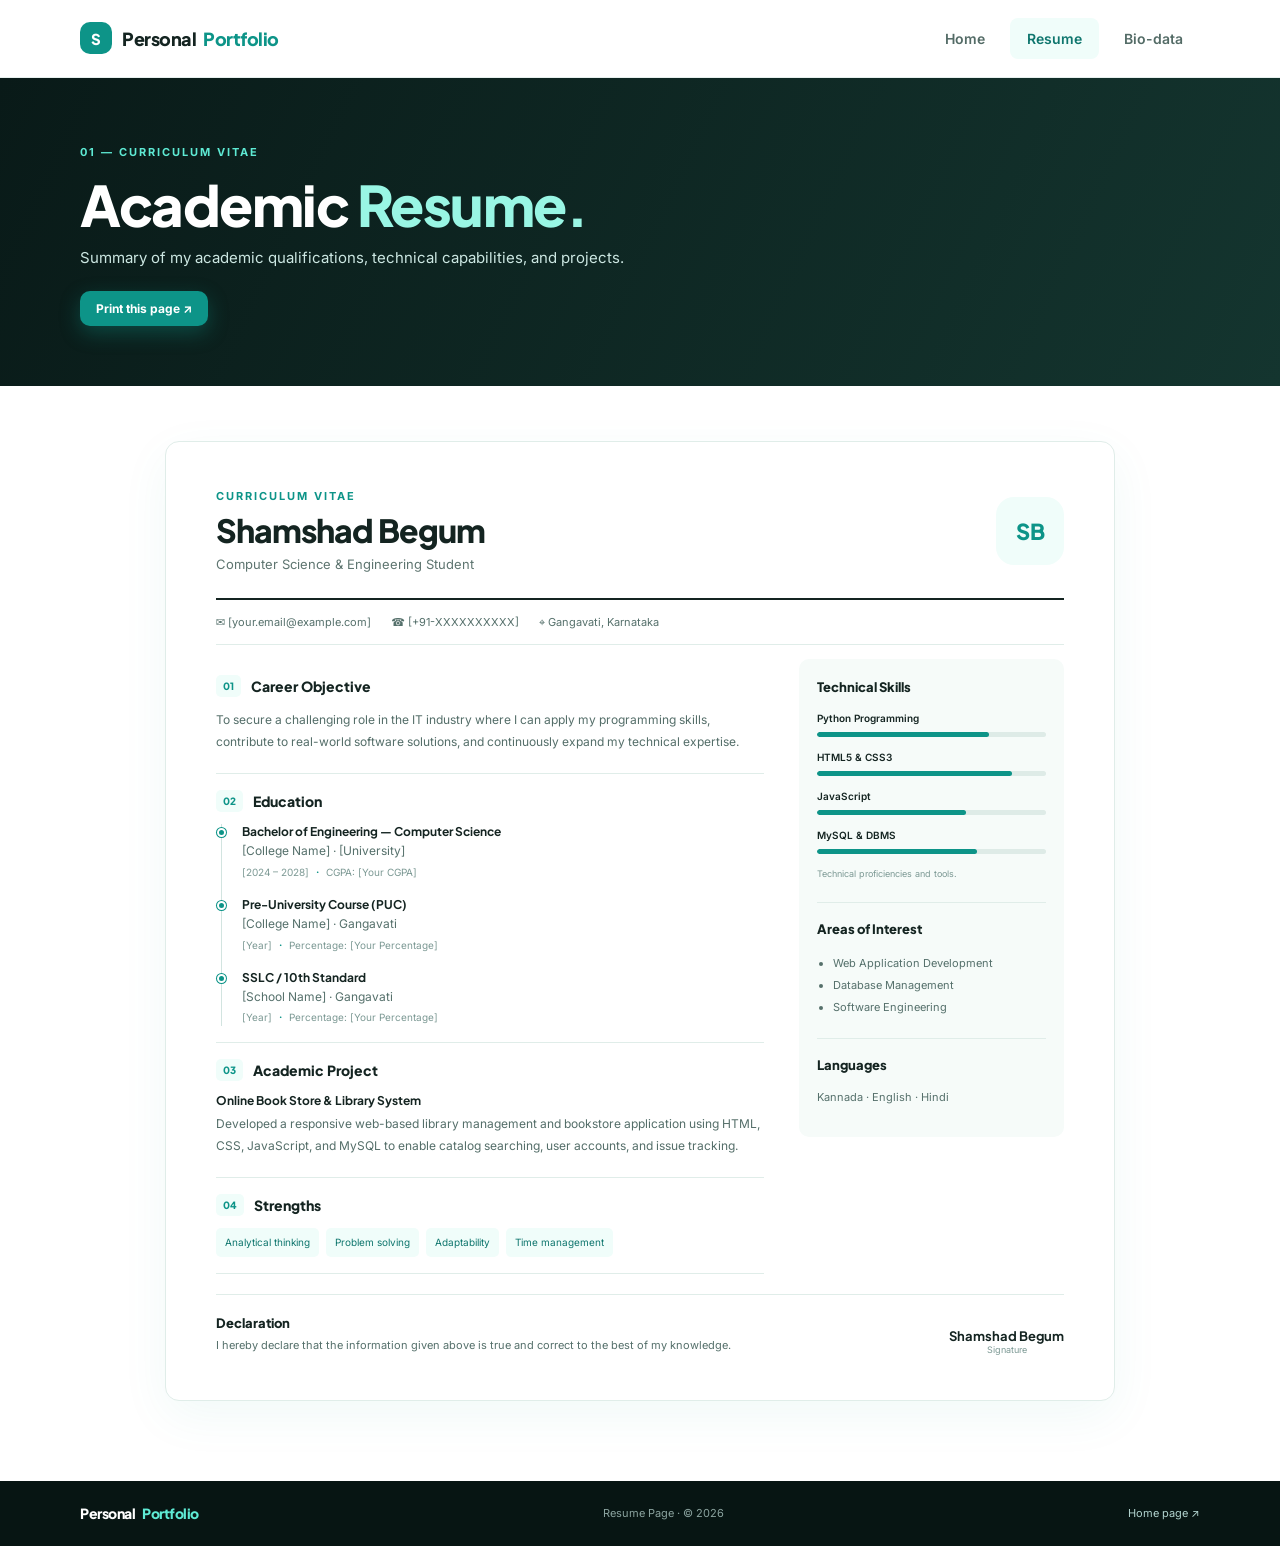
<file: resume.html>
<!DOCTYPE html>
<html lang="en">
<head>
  <meta charset="UTF-8">
  <meta name="viewport" content="width=device-width, initial-scale=1.0">
  <title>Shamshad Begum | Resume</title>
  <link rel="stylesheet" href="./style.css">
  <style>
@import url('https://fonts.googleapis.com/css2?family=Inter:wght@400;500;600;700&family=Plus+Jakarta+Sans:wght@500;600;700;800&display=swap');
:root{--ink:#142421;--muted:#5e7570;--blue:#0d9488;--blue-dark:#0f766e;--pale:#f0fdfa;--line:#e0ede9;--white:#fff;--mint:#5eead4}
*{box-sizing:border-box}
html{scroll-behavior:smooth}
body{margin:0;color:var(--ink);font-family:'Inter',system-ui,sans-serif;font-size:15px;line-height:1.7;background:#fff}
a{color:inherit;text-decoration:none}
.container{width:min(1120px,90%);margin:0 auto}
.header{height:78px;background:#fff;border-bottom:1px solid #e7f0ee;display:flex;align-items:center;position:sticky;top:0;z-index:20}
.nav-container{display:flex;align-items:center;justify-content:space-between}
.brand{font:800 18px 'Plus Jakarta Sans',sans-serif;letter-spacing:-.5px;display:flex;align-items:center;gap:7px}
.brand-mark{width:32px;height:32px;border-radius:10px;background:var(--blue);color:white;display:grid;place-items:center;font-size:15px;margin-right:3px}
.brand-accent{color:var(--blue)}
.nav-links{display:flex;align-items:center;gap:8px}
.nav-links a{padding:9px 17px;border-radius:8px;color:#536b66;font-weight:600;font-size:14px;transition:.2s}
.nav-links a:hover,.nav-links a.current{background:#f0fdfa;color:var(--blue-dark)}
.nav-toggle{display:none;border:0;background:none;font-size:25px;color:var(--ink);cursor:pointer}
.hero{position:relative;overflow:hidden;background:#091a18;color:#fff;min-height:620px;padding:76px 0 35px}
.hero:before{content:"";position:absolute;inset:0;background:radial-gradient(ellipse at 75% 40%,rgba(13,148,136,.30),transparent 38%),linear-gradient(120deg,#091a18,#102925 65%,#183e38)}
.hero-glow{position:absolute;border-radius:50%;filter:blur(2px);pointer-events:none}
.glow-one{width:380px;height:380px;border:1px solid rgba(94,234,212,.28);right:4%;top:55px}
.glow-two{width:260px;height:260px;border:1px solid rgba(94,234,212,.18);right:9%;top:115px}
.hero-layout{position:relative;z-index:1;display:grid;grid-template-columns:1.15fr .85fr;align-items:center;gap:50px;min-height:470px}
.pill{display:inline-flex;align-items:center;gap:9px;padding:7px 14px;border:1px solid rgba(255,255,255,.2);border-radius:30px;color:#ccfbf1;font-size:10px;font-weight:700;letter-spacing:1.3px}
.status-dot{width:7px;height:7px;border-radius:50%;background:#2dd4bf;display:inline-block;box-shadow:0 0 0 4px rgba(45,212,191,.25)}
.hero-kicker,.eyebrow{font-size:11px;font-weight:700;letter-spacing:2px;color:#5eead4;margin:26px 0 12px}
.hero h1{font:800 clamp(42px,5.3vw,66px)/1.14 'Plus Jakarta Sans',sans-serif;letter-spacing:-2px;margin:0;color:#fff}
.hero h1 span{color:#99f6e4}
.hero-description{max-width:490px;color:#cce7e2;font-size:15px;line-height:1.85;margin:20px 0 25px}
.hero-buttons{display:flex;gap:12px;flex-wrap:wrap}
.button{display:inline-flex;align-items:center;justify-content:center;gap:15px;border:0;border-radius:10px;padding:12px 20px;font:700 13px 'Inter',sans-serif;cursor:pointer;transition:.2s}
.button-primary{background:var(--blue);color:white;box-shadow:0 7px 20px rgba(13,148,136,.35)}
.button-primary:hover{background:#14b8a6;transform:translateY(-2px)}
.button-ghost{border:1px solid rgba(255,255,255,.3);color:#fff;background:rgba(255,255,255,.05)}
.button-ghost:hover{background:rgba(255,255,255,.14)}
.hero-note{display:flex;align-items:center;gap:12px;color:#85a8a1;font-size:12px;margin-top:45px}
.note-line{height:1px;width:35px;background:#447e74}
.hero-art{position:relative;min-height:420px;display:grid;place-items:center}
.profile-panel{position:relative;z-index:2;width:280px;padding:26px 25px 22px;background:linear-gradient(145deg,#ffffff,#f0fdfa);border:1px solid rgba(255,255,255,.8);border-radius:16px;color:var(--ink);box-shadow:0 25px 65px rgba(5,25,22,.45);transform:none}
.profile-top{display:flex;justify-content:space-between;color:#728f89;font-size:9px;font-weight:800;letter-spacing:1.5px}
.three-dots{letter-spacing:3px}
.profile-avatar{width:92px;height:92px;border-radius:24px;margin:25px auto 12px;display:grid;place-items:center;background:linear-gradient(145deg,#ccfbf1,#99f6e4);border:4px solid white;box-shadow:0 8px 20px rgba(13,148,136,.22);color:#0f766e;font:800 25px 'Plus Jakarta Sans',sans-serif}
.profile-panel h2{text-align:center;margin:0;font:800 20px 'Plus Jakarta Sans',sans-serif}
.profile-panel>p{text-align:center;color:#6f8883;margin:3px 0 18px;font-size:12px}
.profile-divider{height:1px;background:#e1edea;margin-bottom:13px}
.profile-stat{display:flex;justify-content:space-between;gap:10px;margin:10px 0;font-size:11px}
.profile-stat span{color:#809c96;font-size:9px;letter-spacing:1px;font-weight:700}
.profile-stat strong{font-weight:700}
.profile-footer{border-top:1px solid #e1edea;padding-top:14px;margin-top:15px;font-size:10px;color:#6b8580;display:flex;align-items:center;gap:8px}
.float-card{position:absolute;z-index:3;display:flex;align-items:center;gap:10px;padding:12px 15px;border:1px solid rgba(255,255,255,.6);border-radius:12px;background:#fffffffa;color:var(--ink);box-shadow:0 12px 35px rgba(5,25,22,.35)}
.float-card strong,.float-card small{display:block}
.float-card strong{font:700 12px 'Plus Jakarta Sans',sans-serif}
.float-card small{font-size:10px;color:#708b86}
.code-symbol{font-weight:800;color:var(--blue);font-size:21px}
.float-code{left:-12px;top:90px}.float-star{right:-15px;bottom:72px}.float-star>span{font-size:24px;color:#d97706}
.art-orbit{position:absolute;border:1px solid rgba(94,234,212,.25);border-radius:50%}
.orbit-a{width:370px;height:370px}.orbit-b{width:440px;height:440px}
.hero-bottom{position:relative;z-index:1;display:flex;align-items:center;gap:13px;color:#789c95;font-size:9px;letter-spacing:1.5px;margin-top:30px}
.hero-bottom-line{height:1px;background:#456e66;width:55px}
.section{padding-top:92px;padding-bottom:95px}
.section-heading{display:flex;justify-content:space-between;align-items:end;margin-bottom:35px}
.section-heading .eyebrow,.technology-section .eyebrow{margin:0 0 9px;color:var(--blue)}
.section-heading h2,.technology-section h2{font:800 34px/1.2 'Plus Jakarta Sans',sans-serif;letter-spacing:-1px;margin:0}
.section-heading h2 span,.technology-section h2 span{color:var(--blue)}
.section-intro{max-width:350px;color:var(--muted);margin:0;font-size:13px}
.cards-grid{display:grid;grid-template-columns:repeat(3,1fr);gap:20px}
.info-card{position:relative;overflow:hidden;border:1px solid var(--line);border-radius:14px;padding:27px 25px 25px;min-height:255px;background:#fff;transition:.25s}
.info-card:hover{transform:translateY(-5px);box-shadow:0 17px 38px rgba(13,148,136,.12);border-color:#99f6e4}
.card-icon{width:44px;height:44px;border-radius:12px;background:#f0fdfa;color:var(--blue);display:grid;place-items:center;font-size:22px}
.card-number{position:absolute;right:25px;top:25px;color:#d1e3df;font:700 22px 'Plus Jakarta Sans',sans-serif}
.card-label{font-size:9px;letter-spacing:1.5px;color:#789691;font-weight:700;margin:22px 0 4px}
.info-card h3{font:800 20px 'Plus Jakarta Sans',sans-serif;margin:0 0 7px}
.info-card>p:not(.card-label){color:var(--muted);font-size:12px;line-height:1.8;margin:0 0 17px}
.arrow-link{font-size:12px;color:var(--blue);font-weight:700}
.arrow-link span{margin-left:7px}
.technology-section{background:#f4fbf9;padding:65px 0}
.tech-layout{display:grid;grid-template-columns:1fr 1.2fr;gap:60px;align-items:center}
.technology-section h2{font-size:30px}
.tech-list{display:grid;grid-template-columns:repeat(3,1fr);gap:12px}
.tech-list>div{background:#fff;border:1px solid #dfede9;border-radius:10px;padding:18px 15px}
.tech-list b,.tech-list span,.tech-list small{display:block}
.tech-list b{font-size:10px;color:#85a39e;margin-bottom:14px}
.tech-list span{font:800 14px 'Plus Jakarta Sans',sans-serif}
.tech-list small{font-size:10px;color:var(--muted);margin-top:3px}
.footer{background:#071513;color:#8ba39f;padding:23px 0}
.footer-inner{display:flex;align-items:center;justify-content:space-between;gap:15px}
.footer-brand{color:#fff;font-size:14px}.footer-brand .brand-accent{color:#5eead4}.footer-brand .brand-mark{display:none}
.footer p{font-size:11px;margin:0}
.back-top{font-size:11px;color:#b2d4cf}
.page-banner{background:linear-gradient(115deg,#091a18,#14352f);padding:65px 0 60px;color:#fff}
.page-banner .eyebrow{margin:0 0 12px}
.page-banner h1{font:800 clamp(40px,5vw,56px)/1.1 'Plus Jakarta Sans',sans-serif;letter-spacing:-1.5px;margin:0}
.page-banner h1 span{color:#99f6e4}
.page-banner>div>p:not(.eyebrow){color:#cce7e2;margin:10px 0 20px}
.print-button{padding:10px 16px;font-size:12px}
.document-wrap{padding-top:55px;padding-bottom:80px}
.resume-document{max-width:950px;margin:auto;border:1px solid var(--line);border-radius:14px;box-shadow:0 15px 50px rgba(13,148,136,.06);padding:45px 50px;background:#fff}
.resume-heading{display:flex;align-items:center;justify-content:space-between;border-bottom:2px solid var(--ink);padding-bottom:22px}
.resume-heading .eyebrow{margin:0 0 5px;color:var(--blue)}
.resume-heading h2{font:800 32px 'Plus Jakarta Sans',sans-serif;margin:0;letter-spacing:-1px}
.resume-role{color:var(--muted);margin:3px 0 0;font-size:13px}
.resume-monogram{width:68px;height:68px;border-radius:18px;background:#f0fdfa;color:var(--blue);display:grid;place-items:center;font:800 22px 'Plus Jakarta Sans',sans-serif}
.contact-strip{display:flex;gap:20px;flex-wrap:wrap;padding:13px 0;border-bottom:1px solid var(--line);font-size:11px;color:#55706b}
.resume-columns{display:grid;grid-template-columns:1.65fr .8fr;gap:35px;padding-top:14px}
.doc-section{padding:16px 0;border-bottom:1px solid var(--line)}
.doc-section h3{font:800 14px 'Plus Jakarta Sans',sans-serif;margin:0 0 12px;display:flex;align-items:center;gap:10px}
.doc-section h3 span{font-size:10px;color:var(--blue);background:#f0fdfa;padding:5px 7px;border-radius:5px}
.doc-section p{font-size:12px;color:#546e69;margin:5px 0;line-height:1.8}
.doc-section h4{font:700 12px 'Plus Jakarta Sans',sans-serif;margin:0}
.timeline-item{position:relative;padding:0 0 16px 20px;border-left:1px solid #d2e4e0;margin-left:5px}
.timeline-item:last-child{padding-bottom:0}
.timeline-dot{position:absolute;left:-5px;top:4px;width:9px;height:9px;background:var(--blue);border:2px solid white;border-radius:50%;box-shadow:0 0 0 1px var(--blue)}
.timeline-item h4{font-size:12px}
.timeline-item .institution{margin:1px 0;color:#55706b}
.timeline-item .date-line{font-size:10px;color:#7c9994;margin:0}
.timeline-item .date-line b{color:var(--blue);padding:0 4px}
.strength-list{display:flex;gap:7px;flex-wrap:wrap}
.strength-list span,.interest-tags span{font-size:10px;background:#f0fdfa;color:#0f766e;border-radius:5px;padding:6px 9px}
.resume-side{background:#f6fbf9;border-radius:10px;padding:20px 18px;height:max-content}
.side-section{padding-bottom:20px;margin-bottom:18px;border-bottom:1px solid #e0ede9}
.side-section:last-child{border:0;margin:0;padding:0}
.side-section h3,.bio-block h3{font:800 13px 'Plus Jakarta Sans',sans-serif;margin:0 0 15px}
.skill-name{font-size:10px;font-weight:600;margin:12px 0 5px}
.skill-track{height:5px;border-radius:5px;background:#deebe7;overflow:hidden}
.skill-track i{height:100%;display:block;background:var(--blue);border-radius:5px}
.skill-note{display:block;font-size:9px;color:#7c9994;margin-top:12px}
.side-section ul{padding-left:16px;margin:0;color:#55706b;font-size:11px;line-height:2}
.side-section>p:not(.skill-name){font-size:11px;color:#55706b}
.resume-declaration{display:flex;justify-content:space-between;gap:20px;align-items:end;border-top:1px solid var(--line);padding-top:20px;margin-top:20px}
.resume-declaration h3{font:800 13px 'Plus Jakarta Sans',sans-serif;margin:0 0 5px}
.resume-declaration p{font-size:11px;color:#55706b;margin:0}
.sign-name{font:700 13px 'Plus Jakarta Sans',sans-serif;text-align:center;min-width:115px}
.sign-name small{display:block;font:400 9px 'Inter',sans-serif;color:#7c9994}
.bio-layout{display:grid;grid-template-columns:285px 1fr;gap:35px;padding-top:55px;padding-bottom:80px;align-items:start}
.bio-sidebar{background:#0d211e;color:#fff;border-radius:16px;padding:30px 25px;box-shadow:0 15px 35px rgba(5,25,22,.22)}
.bio-avatar{width:100px;height:100px;border-radius:26px;margin:0 auto 15px;display:grid;place-items:center;background:linear-gradient(145deg,#ccfbf1,#99f6e4);border:4px solid rgba(255,255,255,.2);color:#0f766e;font:800 26px 'Plus Jakarta Sans',sans-serif}
.bio-sidebar h2{text-align:center;font:800 20px 'Plus Jakarta Sans',sans-serif;margin:0}
.bio-role{text-align:center;color:#96b5af;font-size:11px;margin:3px 0 22px}
.bio-side-line{height:1px;background:rgba(255,255,255,.12);margin:20px 0}
.side-caption{font-size:9px;letter-spacing:1.5px;color:#5eead4;font-weight:700;margin:0 0 14px}
.contact-item{font-size:11px;color:#cce7e2;margin:12px 0;overflow-wrap:anywhere}
.contact-item b{display:block;font-size:8px;letter-spacing:1.3px;color:#789e97;margin-bottom:3px}
.interest-tags{display:flex;gap:6px;flex-wrap:wrap}
.interest-tags span{background:rgba(255,255,255,.08);color:#ccfbf1;border:1px solid rgba(255,255,255,.15)}
.bio-details{border:1px solid var(--line);border-radius:16px;padding:30px 35px}
.bio-block{padding:0 0 25px;margin-bottom:25px;border-bottom:1px solid var(--line)}
.bio-block:last-child{border:0;margin:0;padding:0}
.bio-block .eyebrow{margin:0 0 7px;color:var(--blue)}
.bio-block>h2{font:800 25px 'Plus Jakarta Sans',sans-serif;margin:0 0 10px}
.bio-block>h2 span{color:var(--blue)}
.bio-intro,.bio-block>p:not(.eyebrow){font-size:12px;color:#55706b;line-height:1.9;margin:0}
.bio-grid{display:grid;grid-template-columns:1fr 1fr;gap:0 25px}
.bio-field{padding:13px 0;border-bottom:1px solid #e7f0ee;display:flex;flex-direction:column;gap:4px}
.bio-field small{font-size:8px;letter-spacing:1.2px;color:#7c9c96;font-weight:700}
.bio-field strong{font-size:12px;font-weight:600;overflow-wrap:anywhere}
.bio-field.wide{grid-column:1/-1}
.education-highlight{display:flex;align-items:center;gap:13px;background:#f0fdfa;border-radius:10px;padding:14px}
.education-icon{width:37px;height:37px;border-radius:10px;background:#ccfbf1;color:var(--blue);display:grid;place-items:center;font-size:18px}
.education-highlight strong{font:700 12px 'Plus Jakarta Sans',sans-serif}
.education-highlight p,.education-note{font-size:10px;color:#678680;margin:3px 0 0}
.education-note{margin-top:10px;font-size:11px}
.bio-signature{display:flex;justify-content:space-between;align-items:end;margin-top:20px;font-size:10px;color:#678680}
.bio-signature strong{text-align:center;color:var(--ink);font:700 12px 'Plus Jakarta Sans',sans-serif}
.bio-signature small{display:block;color:#7c9c96;font:400 9px 'Inter',sans-serif}
@media(max-width:800px){
 .hero-layout{grid-template-columns:1fr;gap:15px}.hero{padding-top:55px}.hero-art{min-height:390px}.hero-note{margin-top:28px}
 .section-heading{display:block}.section-intro{margin-top:12px}.cards-grid{grid-template-columns:1fr 1fr}
 .tech-layout{grid-template-columns:1fr;gap:25px}.bio-layout{grid-template-columns:1fr}.bio-sidebar{max-width:none}
}
@media(max-width:600px){
 .header{height:68px}.nav-toggle{display:block}.nav-links{display:none;position:absolute;top:68px;left:0;right:0;background:white;padding:12px 5%;border-bottom:1px solid var(--line);box-shadow:0 10px 20px rgba(5,25,22,.08);flex-direction:column;align-items:stretch}
 .nav-links.open{display:flex}.nav-links a{padding:12px}
 .hero{padding-top:45px;min-height:auto}.hero h1{font-size:42px;letter-spacing:-1.5px}.hero-layout{min-height:0}.hero-art{min-height:350px}.profile-panel{width:250px}.orbit-a{width:310px;height:310px}.orbit-b{width:360px;height:360px}.float-code{left:0;top:50px}.float-star{right:0;bottom:45px}
 .hero-bottom{margin-top:20px}.section{padding-top:65px;padding-bottom:65px}.section-heading h2,.technology-section h2{font-size:29px}
 .cards-grid{grid-template-columns:1fr}.tech-list{grid-template-columns:1fr}.tech-list>div{display:grid;grid-template-columns:35px 1fr;align-items:center}.tech-list b{grid-row:span 2;margin:0}.tech-list small{margin:0}
 .footer-inner{flex-direction:column;align-items:flex-start}.page-banner{padding:48px 0}.document-wrap{padding-top:30px}.resume-document{padding:25px 18px}.resume-columns{grid-template-columns:1fr;gap:15px}.contact-strip{gap:8px 15px}.resume-declaration{align-items:start;flex-direction:column}.bio-layout{padding-top:30px}.bio-details{padding:23px 18px}.bio-grid{grid-template-columns:1fr}.bio-field.wide{grid-column:auto}
}
@media print{
 .header,.footer,.print-button,.nav-toggle{display:none!important}
 body{background:white;color:#111}.page-banner{background:white;color:#111;padding:0 0 20px}.page-banner h1{color:#111;font-size:28px}.page-banner h1 span{color:#333}.page-banner>div>p:not(.eyebrow){color:#555}
 .document-wrap,.bio-layout{padding:0;width:100%}.resume-document,.bio-details{box-shadow:none;border:0;padding:0}.resume-side,.bio-sidebar{print-color-adjust:exact;-webkit-print-color-adjust:exact}
 .bio-layout{grid-template-columns:230px 1fr;gap:18px}.bio-sidebar{print-color-adjust:exact;-webkit-print-color-adjust:exact}
}
  </style>
</head>
<body>
<header class="header"><div class="container nav-container">
  <a class="brand" href="index.html"><span class="brand-mark">S</span> Personal<span class="brand-accent">Portfolio</span></a>
  <button class="nav-toggle" id="navToggle" aria-label="Open navigation" aria-expanded="false">☰</button>
  <nav class="nav-links" id="navLinks"><a href="index.html">Home</a><a class="current" href="resume.html">Resume</a><a href="biodata.html">Bio-data</a></nav>
</div></header>
<main>
  <section class="page-banner"><div class="container"><p class="eyebrow">01 — CURRICULUM VITAE</p><h1>Academic <span>Resume.</span></h1><p>Summary of my academic qualifications, technical capabilities, and projects.</p><button class="button button-primary print-button" onclick="window.print()">Print this page ↗</button></div></section>
  <section class="container document-wrap">
    <div class="resume-document">
      <div class="resume-heading">
        <div><p class="eyebrow">CURRICULUM VITAE</p><h2>Shamshad Begum</h2><p class="resume-role">Computer Science &amp; Engineering Student</p></div>
        <div class="resume-monogram">SB</div>
      </div>
      <div class="contact-strip"><span>✉ [your.email@example.com]</span><span>☎ [+91-XXXXXXXXXX]</span><span>⌖ Gangavati, Karnataka</span></div>
      <div class="resume-columns">
        <div class="resume-main">
          <section class="doc-section"><h3><span>01</span> Career Objective</h3><p>To secure a challenging role in the IT industry where I can apply my programming skills, contribute to real-world software solutions, and continuously expand my technical expertise.</p></section>
          <section class="doc-section"><h3><span>02</span> Education</h3>
            <div class="timeline-item"><div class="timeline-dot"></div><div><h4>Bachelor of Engineering — Computer Science</h4><p class="institution">[College Name] · [University]</p><p class="date-line">[2024 – 2028] <b>·</b> CGPA: [Your CGPA]</p></div></div>
            <div class="timeline-item"><div class="timeline-dot"></div><div><h4>Pre-University Course (PUC)</h4><p class="institution">[College Name] · Gangavati</p><p class="date-line">[Year] <b>·</b> Percentage: [Your Percentage]</p></div></div>
            <div class="timeline-item"><div class="timeline-dot"></div><div><h4>SSLC / 10th Standard</h4><p class="institution">[School Name] · Gangavati</p><p class="date-line">[Year] <b>·</b> Percentage: [Your Percentage]</p></div></div>
          </section>
          <section class="doc-section"><h3><span>03</span> Academic Project</h3><h4>Online Book Store &amp; Library System</h4><p>Developed a responsive web-based library management and bookstore application using HTML, CSS, JavaScript, and MySQL to enable catalog searching, user accounts, and issue tracking.</p></section>
          <section class="doc-section"><h3><span>04</span> Strengths</h3><div class="strength-list"><span>Analytical thinking</span><span>Problem solving</span><span>Adaptability</span><span>Time management</span></div></section>
        </div>
        <aside class="resume-side">
          <section class="side-section"><h3>Technical Skills</h3><p class="skill-name">Python Programming</p><div class="skill-track"><i style="width:75%"></i></div><p class="skill-name">HTML5 &amp; CSS3</p><div class="skill-track"><i style="width:85%"></i></div><p class="skill-name">JavaScript</p><div class="skill-track"><i style="width:65%"></i></div><p class="skill-name">MySQL &amp; DBMS</p><div class="skill-track"><i style="width:70%"></i></div><small class="skill-note">Technical proficiencies and tools.</small></section>
          <section class="side-section"><h3>Areas of Interest</h3><ul><li>Web Application Development</li><li>Database Management</li><li>Software Engineering</li></ul></section>
          <section class="side-section"><h3>Languages</h3><p>Kannada · English · Hindi</p></section>
        </aside>
      </div>
      <div class="resume-declaration"><div><h3>Declaration</h3><p>I hereby declare that the information given above is true and correct to the best of my knowledge.</p></div><div class="sign-name">Shamshad Begum<small>Signature</small></div></div>
    </div>
  </section>
</main>
<footer class="footer"><div class="container footer-inner"><a class="brand footer-brand" href="index.html">Personal<span class="brand-accent">Portfolio</span></a><p>Resume Page · © <span id="year"></span></p><a href="index.html" class="back-top">Home page ↗</a></div></footer>
<script src="./script.js"></script>
</body>
</html>
</file>
<file: style.css>
@import url('https://fonts.googleapis.com/css2?family=Inter:wght@400;500;600;700&family=Plus+Jakarta+Sans:wght@500;600;700;800&display=swap');
:root{--ink:#142421;--muted:#5e7570;--blue:#0d9488;--blue-dark:#0f766e;--pale:#f0fdfa;--line:#e0ede9;--white:#fff;--mint:#5eead4}
*{box-sizing:border-box}
html{scroll-behavior:smooth}
body{margin:0;color:var(--ink);font-family:'Inter',system-ui,sans-serif;font-size:15px;line-height:1.7;background:#fff}
a{color:inherit;text-decoration:none}
.container{width:min(1120px,90%);margin:0 auto}
.header{height:78px;background:#fff;border-bottom:1px solid #e7f0ee;display:flex;align-items:center;position:sticky;top:0;z-index:20}
.nav-container{display:flex;align-items:center;justify-content:space-between}
.brand{font:800 18px 'Plus Jakarta Sans',sans-serif;letter-spacing:-.5px;display:flex;align-items:center;gap:7px}
.brand-mark{width:32px;height:32px;border-radius:10px;background:var(--blue);color:white;display:grid;place-items:center;font-size:15px;margin-right:3px}
.brand-accent{color:var(--blue)}
.nav-links{display:flex;align-items:center;gap:8px}
.nav-links a{padding:9px 17px;border-radius:8px;color:#536b66;font-weight:600;font-size:14px;transition:.2s}
.nav-links a:hover,.nav-links a.current{background:#f0fdfa;color:var(--blue-dark)}
.nav-toggle{display:none;border:0;background:none;font-size:25px;color:var(--ink);cursor:pointer}

/* Hero Section */
.hero{position:relative;overflow:hidden;background:#091a18;color:#fff;min-height:600px;padding:70px 0 35px}
.hero:before{content:"";position:absolute;inset:0;background:radial-gradient(ellipse at 80% 35%,rgba(13,148,136,.28),transparent 45%),linear-gradient(135deg,#091a18 0%,#0e2420 50%,#153831 100%)}
.hero-glow{position:absolute;border-radius:50%;filter:blur(35px);pointer-events:none}
.glow-one{width:320px;height:320px;background:rgba(45,212,191,.12);right:8%;top:70px}
.glow-two{width:220px;height:220px;background:rgba(13,148,136,.14);right:25%;bottom:50px}
.hero-layout{position:relative;z-index:1;display:grid;grid-template-columns:1.15fr .85fr;align-items:center;gap:50px;min-height:460px}
.hero-greeting{display:inline-flex;align-items:center;gap:8px;padding:6px 14px;background:rgba(255,255,255,.08);border:1px solid rgba(94,234,212,.25);border-radius:20px;color:#5eead4;font-size:11px;font-weight:700;letter-spacing:.5px;margin-bottom:20px}
.hero h1{font:800 clamp(40px,5.2vw,62px)/1.15 'Plus Jakarta Sans',sans-serif;letter-spacing:-1.5px;margin:0;color:#fff}
.hero h1 span{color:#5eead4}
.hero-description{max-width:480px;color:#cce7e2;font-size:15px;line-height:1.8;margin:18px 0 24px}
.hero-buttons{display:flex;gap:12px;flex-wrap:wrap;margin-bottom:28px}
.button{display:inline-flex;align-items:center;justify-content:center;gap:12px;border:0;border-radius:10px;padding:12px 20px;font:700 13px 'Inter',sans-serif;cursor:pointer;transition:.2s}
.button-primary{background:var(--blue);color:white;box-shadow:0 7px 20px rgba(13,148,136,.35)}
.button-primary:hover{background:#14b8a6;transform:translateY(-2px)}
.button-ghost{border:1px solid rgba(255,255,255,.3);color:#fff;background:rgba(255,255,255,.06)}
.button-ghost:hover{background:rgba(255,255,255,.14)}
.hero-tech-strip{display:flex;align-items:center;gap:10px;flex-wrap:wrap}
.hero-tech-label{font-size:10px;font-weight:700;letter-spacing:1.2px;color:#7da59e;text-transform:uppercase}
.tech-pill{padding:4px 10px;background:rgba(255,255,255,.06);border:1px solid rgba(255,255,255,.15);border-radius:6px;color:#e2f4f0;font-size:11px;font-weight:600}

/* Student Showcase Card (Centerpiece on Right) */
.hero-art{position:relative;display:flex;justify-content:center;align-items:center;min-height:420px}
.showcase-card{position:relative;z-index:2;width:320px;background:#ffffff;border-radius:18px;overflow:hidden;box-shadow:0 22px 55px rgba(3,20,18,.45);border:1px solid rgba(255,255,255,.9)}
.showcase-card-header{background:linear-gradient(135deg,#0d9488,#115e59);padding:22px 20px 38px;color:#fff;display:flex;justify-content:space-between;align-items:center}
.showcase-card-header span{font-size:10px;font-weight:700;letter-spacing:1.5px;color:#ccfbf1}
.header-badge{background:rgba(255,255,255,.2);padding:3px 8px;border-radius:12px;font-size:9px;font-weight:700}
.showcase-card-body{padding:0 22px 20px;margin-top:-30px;position:relative;z-index:3}
.showcase-avatar-row{display:flex;align-items:flex-end;justify-content:space-between;margin-bottom:12px}
.showcase-avatar{width:72px;height:72px;border-radius:20px;background:linear-gradient(145deg,#f0fdfa,#ccfbf1);border:4px solid #ffffff;display:grid;place-items:center;color:#0f766e;font:800 24px 'Plus Jakarta Sans',sans-serif;box-shadow:0 6px 16px rgba(15,118,110,.2)}
.student-status-chip{display:inline-flex;align-items:center;gap:6px;padding:4px 10px;background:#f0fdfa;border:1px solid #ccfbf1;border-radius:15px;color:#0f766e;font-size:10px;font-weight:700}
.showcase-card h3{margin:0;font:800 19px 'Plus Jakarta Sans',sans-serif;color:var(--ink)}
.showcase-card .student-role{display:block;font-size:12px;color:var(--muted);margin:3px 0 12px}
.showcase-meta-tags{display:flex;gap:6px;flex-wrap:wrap;margin-bottom:16px}
.meta-chip{font-size:10px;background:#f4fbf9;border:1px solid #dfede9;color:#4a6661;padding:4px 8px;border-radius:6px;font-weight:600}
.showcase-info-list{background:#f8fdfc;border:1px solid #e3f0ed;border-radius:10px;padding:10px 14px;display:flex;flex-direction:column;gap:8px;margin-bottom:15px}
.info-row{display:flex;justify-content:space-between;align-items:center;font-size:11px}
.info-row span{color:#73948e;font-weight:600;font-size:10px}
.info-row strong{color:var(--ink);font-weight:700}
.showcase-card-footer{border-top:1px solid #edf4f2;padding-top:12px;display:flex;align-items:center;justify-content:space-between;font-size:10px;color:#63857f}
.showcase-card-footer a{color:var(--blue);font-weight:700}

/* Hero Bottom Strip */
.hero-bottom-strip{position:relative;z-index:1;margin-top:35px;padding-top:20px;border-top:1px solid rgba(255,255,255,.1);display:flex;align-items:center;justify-content:space-between;color:#8dafa8;font-size:11px}
.hero-nav-items{display:flex;gap:20px}
.hero-nav-items a{color:#cce7e2;font-weight:600;transition:.2s}
.hero-nav-items a:hover{color:#5eead4}

/* Sections & Cards */
.section{padding-top:92px;padding-bottom:95px}
.section-heading{display:flex;justify-content:space-between;align-items:end;margin-bottom:35px}
.section-heading .eyebrow,.technology-section .eyebrow{margin:0 0 9px;color:var(--blue)}
.section-heading h2,.technology-section h2{font:800 34px/1.2 'Plus Jakarta Sans',sans-serif;letter-spacing:-1px;margin:0}
.section-heading h2 span,.technology-section h2 span{color:var(--blue)}
.section-intro{max-width:350px;color:var(--muted);margin:0;font-size:13px}
.cards-grid{display:grid;grid-template-columns:repeat(3,1fr);gap:20px}
.info-card{position:relative;overflow:hidden;border:1px solid var(--line);border-radius:14px;padding:27px 25px 25px;min-height:255px;background:#fff;transition:.25s}
.info-card:hover{transform:translateY(-5px);box-shadow:0 17px 38px rgba(13,148,136,.12);border-color:#99f6e4}
.card-icon{width:44px;height:44px;border-radius:12px;background:#f0fdfa;color:var(--blue);display:grid;place-items:center;font-size:22px}
.card-number{position:absolute;right:25px;top:25px;color:#d1e3df;font:700 22px 'Plus Jakarta Sans',sans-serif}
.card-label{font-size:9px;letter-spacing:1.5px;color:#789691;font-weight:700;margin:22px 0 4px}
.info-card h3{font:800 20px 'Plus Jakarta Sans',sans-serif;margin:0 0 7px}
.info-card>p:not(.card-label){color:var(--muted);font-size:12px;line-height:1.8;margin:0 0 17px}
.arrow-link{font-size:12px;color:var(--blue);font-weight:700}
.arrow-link span{margin-left:7px}
.technology-section{background:#f4fbf9;padding:65px 0}
.tech-layout{display:grid;grid-template-columns:1fr 1.2fr;gap:60px;align-items:center}
.technology-section h2{font-size:30px}
.tech-list{display:grid;grid-template-columns:repeat(3,1fr);gap:12px}
.tech-list>div{background:#fff;border:1px solid #dfede9;border-radius:10px;padding:18px 15px}
.tech-list b,.tech-list span,.tech-list small{display:block}
.tech-list b{font-size:10px;color:#85a39e;margin-bottom:14px}
.tech-list span{font:800 14px 'Plus Jakarta Sans',sans-serif}
.tech-list small{font-size:10px;color:var(--muted);margin-top:3px}
.footer{background:#071513;color:#8ba39f;padding:23px 0}
.footer-inner{display:flex;align-items:center;justify-content:space-between;gap:15px}
.footer-brand{color:#fff;font-size:14px}.footer-brand .brand-accent{color:#5eead4}.footer-brand .brand-mark{display:none}
.footer p{font-size:11px;margin:0}
.back-top{font-size:11px;color:#b2d4cf}
.page-banner{background:linear-gradient(115deg,#091a18,#14352f);padding:65px 0 60px;color:#fff}
.page-banner .eyebrow{margin:0 0 12px}
.page-banner h1{font:800 clamp(40px,5vw,56px)/1.1 'Plus Jakarta Sans',sans-serif;letter-spacing:-1.5px;margin:0}
.page-banner h1 span{color:#99f6e4}
.page-banner>div>p:not(.eyebrow){color:#cce7e2;margin:10px 0 20px}
.print-button{padding:10px 16px;font-size:12px}
.document-wrap{padding-top:55px;padding-bottom:80px}
.resume-document{max-width:950px;margin:auto;border:1px solid var(--line);border-radius:14px;box-shadow:0 15px 50px rgba(13,148,136,.06);padding:45px 50px;background:#fff}
.resume-heading{display:flex;align-items:center;justify-content:space-between;border-bottom:2px solid var(--ink);padding-bottom:22px}
.resume-heading .eyebrow{margin:0 0 5px;color:var(--blue)}
.resume-heading h2{font:800 32px 'Plus Jakarta Sans',sans-serif;margin:0;letter-spacing:-1px}
.resume-role{color:var(--muted);margin:3px 0 0;font-size:13px}
.resume-monogram{width:68px;height:68px;border-radius:18px;background:#f0fdfa;color:var(--blue);display:grid;place-items:center;font:800 22px 'Plus Jakarta Sans',sans-serif}
.contact-strip{display:flex;gap:20px;flex-wrap:wrap;padding:13px 0;border-bottom:1px solid var(--line);font-size:11px;color:#55706b}
.resume-columns{display:grid;grid-template-columns:1.65fr .8fr;gap:35px;padding-top:14px}
.doc-section{padding:16px 0;border-bottom:1px solid var(--line)}
.doc-section h3{font:800 14px 'Plus Jakarta Sans',sans-serif;margin:0 0 12px;display:flex;align-items:center;gap:10px}
.doc-section h3 span{font-size:10px;color:var(--blue);background:#f0fdfa;padding:5px 7px;border-radius:5px}
.doc-section p{font-size:12px;color:#546e69;margin:5px 0;line-height:1.8}
.doc-section h4{font:700 12px 'Plus Jakarta Sans',sans-serif;margin:0}
.timeline-item{position:relative;padding:0 0 16px 20px;border-left:1px solid #d2e4e0;margin-left:5px}
.timeline-item:last-child{padding-bottom:0}
.timeline-dot{position:absolute;left:-5px;top:4px;width:9px;height:9px;background:var(--blue);border:2px solid white;border-radius:50%;box-shadow:0 0 0 1px var(--blue)}
.timeline-item h4{font-size:12px}
.timeline-item .institution{margin:1px 0;color:#55706b}
.timeline-item .date-line{font-size:10px;color:#7c9994;margin:0}
.timeline-item .date-line b{color:var(--blue);padding:0 4px}
.strength-list{display:flex;gap:7px;flex-wrap:wrap}
.strength-list span,.interest-tags span{font-size:10px;background:#f0fdfa;color:#0f766e;border-radius:5px;padding:6px 9px}
.resume-side{background:#f6fbf9;border-radius:10px;padding:20px 18px;height:max-content}
.side-section{padding-bottom:20px;margin-bottom:18px;border-bottom:1px solid #e0ede9}
.side-section:last-child{border:0;margin:0;padding:0}
.side-section h3,.bio-block h3{font:800 13px 'Plus Jakarta Sans',sans-serif;margin:0 0 15px}
.skill-name{font-size:10px;font-weight:600;margin:12px 0 5px}
.skill-track{height:5px;border-radius:5px;background:#deebe7;overflow:hidden}
.skill-track i{height:100%;display:block;background:var(--blue);border-radius:5px}
.skill-note{display:block;font-size:9px;color:#7c9994;margin-top:12px}
.side-section ul{padding-left:16px;margin:0;color:#55706b;font-size:11px;line-height:2}
.side-section>p:not(.skill-name){font-size:11px;color:#55706b}
.resume-declaration{display:flex;justify-content:space-between;gap:20px;align-items:end;border-top:1px solid var(--line);padding-top:20px;margin-top:20px}
.resume-declaration h3{font:800 13px 'Plus Jakarta Sans',sans-serif;margin:0 0 5px}
.resume-declaration p{font-size:11px;color:#55706b;margin:0}
.sign-name{font:700 13px 'Plus Jakarta Sans',sans-serif;text-align:center;min-width:115px}
.sign-name small{display:block;font:400 9px 'Inter',sans-serif;color:#7c9994}
.bio-layout{display:grid;grid-template-columns:285px 1fr;gap:35px;padding-top:55px;padding-bottom:80px;align-items:start}
.bio-sidebar{background:#0d211e;color:#fff;border-radius:16px;padding:30px 25px;box-shadow:0 15px 35px rgba(5,25,22,.22)}
.bio-avatar{width:100px;height:100px;border-radius:26px;margin:0 auto 15px;display:grid;place-items:center;background:linear-gradient(145deg,#ccfbf1,#99f6e4);border:4px solid rgba(255,255,255,.2);color:#0f766e;font:800 26px 'Plus Jakarta Sans',sans-serif}
.bio-sidebar h2{text-align:center;font:800 20px 'Plus Jakarta Sans',sans-serif;margin:0}
.bio-role{text-align:center;color:#96b5af;font-size:11px;margin:3px 0 22px}
.bio-side-line{height:1px;background:rgba(255,255,255,.12);margin:20px 0}
.side-caption{font-size:9px;letter-spacing:1.5px;color:#5eead4;font-weight:700;margin:0 0 14px}
.contact-item{font-size:11px;color:#cce7e2;margin:12px 0;overflow-wrap:anywhere}
.contact-item b{display:block;font-size:8px;letter-spacing:1.3px;color:#789e97;margin-bottom:3px}
.interest-tags{display:flex;gap:6px;flex-wrap:wrap}
.interest-tags span{background:rgba(255,255,255,.08);color:#ccfbf1;border:1px solid rgba(255,255,255,.15)}
.bio-details{border:1px solid var(--line);border-radius:16px;padding:30px 35px}
.bio-block{padding:0 0 25px;margin-bottom:25px;border-bottom:1px solid var(--line)}
.bio-block:last-child{border:0;margin:0;padding:0}
.bio-block .eyebrow{margin:0 0 7px;color:var(--blue)}
.bio-block>h2{font:800 25px 'Plus Jakarta Sans',sans-serif;margin:0 0 10px}
.bio-block>h2 span{color:var(--blue)}
.bio-intro,.bio-block>p:not(.eyebrow){font-size:12px;color:#55706b;line-height:1.9;margin:0}
.bio-grid{display:grid;grid-template-columns:1fr 1fr;gap:0 25px}
.bio-field{padding:13px 0;border-bottom:1px solid #e7f0ee;display:flex;flex-direction:column;gap:4px}
.bio-field small{font-size:8px;letter-spacing:1.2px;color:#7c9c96;font-weight:700}
.bio-field strong{font-size:12px;font-weight:600;overflow-wrap:anywhere}
.bio-field.wide{grid-column:1/-1}
.education-highlight{display:flex;align-items:center;gap:13px;background:#f0fdfa;border-radius:10px;padding:14px}
.education-icon{width:37px;height:37px;border-radius:10px;background:#ccfbf1;color:var(--blue);display:grid;place-items:center;font-size:18px}
.education-highlight strong{font:700 12px 'Plus Jakarta Sans',sans-serif}
.education-highlight p,.education-note{font-size:10px;color:#678680;margin:3px 0 0}
.education-note{margin-top:10px;font-size:11px}
.bio-signature{display:flex;justify-content:space-between;align-items:end;margin-top:20px;font-size:10px;color:#678680}
.bio-signature strong{text-align:center;color:var(--ink);font:700 12px 'Plus Jakarta Sans',sans-serif}
.bio-signature small{display:block;color:#7c9c96;font:400 9px 'Inter',sans-serif}
@media(max-width:800px){
 .hero-layout{grid-template-columns:1fr;gap:35px}.hero{padding-top:55px}.hero-art{min-height:auto}
 .section-heading{display:block}.section-intro{margin-top:12px}.cards-grid{grid-template-columns:1fr 1fr}
 .tech-layout{grid-template-columns:1fr;gap:25px}.bio-layout{grid-template-columns:1fr}.bio-sidebar{max-width:none}
}
@media(max-width:600px){
 .header{height:68px}.nav-toggle{display:block}.nav-links{display:none;position:absolute;top:68px;left:0;right:0;background:white;padding:12px 5%;border-bottom:1px solid var(--line);box-shadow:0 10px 20px rgba(5,25,22,.08);flex-direction:column;align-items:stretch}
 .nav-links.open{display:flex}.nav-links a{padding:12px}
 .hero{padding-top:45px;min-height:auto}.hero h1{font-size:38px;letter-spacing:-1px}.showcase-card{width:100%;max-width:320px}
 .hero-bottom-strip{flex-direction:column;align-items:flex-start;gap:12px}
 .section{padding-top:65px;padding-bottom:65px}.section-heading h2,.technology-section h2{font-size:28px}
 .cards-grid{grid-template-columns:1fr}.tech-list{grid-template-columns:1fr}.tech-list>div{display:grid;grid-template-columns:35px 1fr;align-items:center}.tech-list b{grid-row:span 2;margin:0}.tech-list small{margin:0}
 .footer-inner{flex-direction:column;align-items:flex-start}.page-banner{padding:48px 0}.document-wrap{padding-top:30px}.resume-document{padding:25px 18px}.resume-columns{grid-template-columns:1fr;gap:15px}.contact-strip{gap:8px 15px}.resume-declaration{align-items:start;flex-direction:column}.bio-layout{padding-top:30px}.bio-details{padding:23px 18px}.bio-grid{grid-template-columns:1fr}.bio-field.wide{grid-column:auto}
}
@media print{
 .header,.footer,.print-button,.nav-toggle{display:none!important}
 body{background:white;color:#111}.page-banner{background:white;color:#111;padding:0 0 20px}.page-banner h1{color:#111;font-size:28px}.page-banner h1 span{color:#333}.page-banner>div>p:not(.eyebrow){color:#555}
 .document-wrap,.bio-layout{padding:0;width:100%}.resume-document,.bio-details{box-shadow:none;border:0;padding:0}.resume-side,.bio-sidebar{print-color-adjust:exact;-webkit-print-color-adjust:exact}
 .bio-layout{grid-template-columns:230px 1fr;gap:18px}.bio-sidebar{print-color-adjust:exact;-webkit-print-color-adjust:exact}
}
</file>
